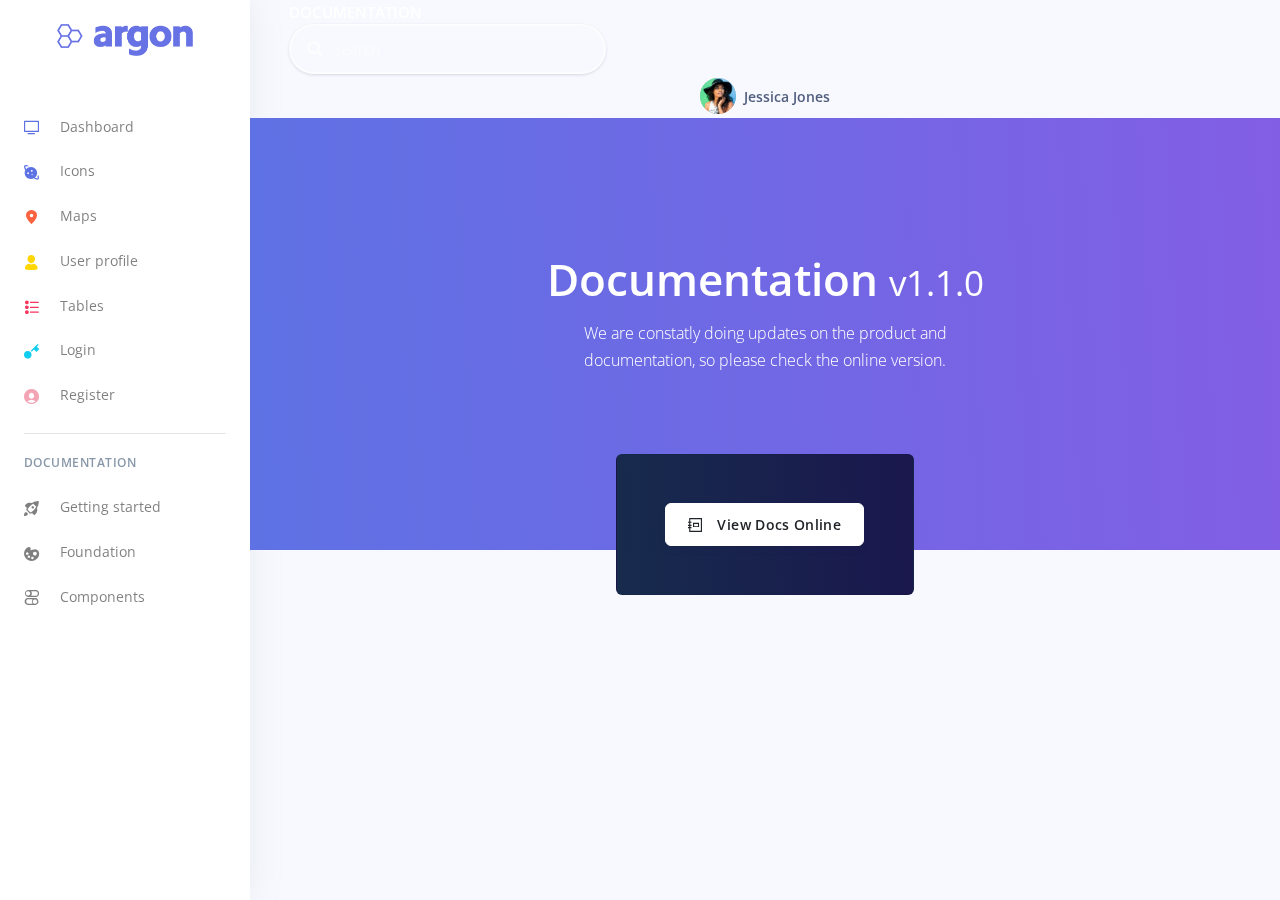
<file: docs/documentation.html>
<!DOCTYPE html>
<html>

<head>
  <meta charset="utf-8">
  <meta name="viewport" content="width=device-width, initial-scale=1, shrink-to-fit=no">
  <meta name="description" content="Start your development with a Dashboard for Bootstrap 4.">
  <meta name="author" content="Creative Tim">
  <title>Escucahte Estaboard for Bootstrap 4</title>
  <!-- Favicon -->
  <link href="../assets/img/brand/favicon.png" rel="icon" type="image/png">
  <!-- Fonts -->
  <link href="https://fonts.googleapis.com/css?family=Open+Sans:300,400,600,700" rel="stylesheet">
  <!-- Icons -->
  <link href="../assets/js/plugins/nucleo/css/nucleo.css" rel="stylesheet">
  <link href="../assets/js/plugins/@fortawesome/fontawesome-free/css/all.min.css" rel="stylesheet">
  <!-- Argon CSS -->
  <link type="text/css" href="../assets/css/argon-dashboard.css?v=1.0.0" rel="stylesheet">
</head>

<body>
  <!-- Sidenav -->
  <nav class="navbar navbar-vertical fixed-left navbar-expand-md navbar-light bg-white" id="sidenav-main">
    <div class="container-fluid">
      <!-- Toggler -->
      <button class="navbar-toggler" type="button" data-toggle="collapse" data-target="#sidenav-collapse-main" aria-controls="sidenav-main" aria-expanded="false" aria-label="Toggle navigation">
        <span class="navbar-toggler-icon"></span>
      </button>
      <!-- Brand -->
      <a class="navbar-brand pt-0" href="../index.html">
        <img src="../assets/img/brand/blue.png" class="navbar-brand-img" alt="...">
      </a>
      <!-- User -->
      <ul class="nav align-items-center d-md-none">
        <li class="nav-item dropdown">
          <a class="nav-link nav-link-icon" href="#" role="button" data-toggle="dropdown" aria-haspopup="true" aria-expanded="false">
            <i class="ni ni-bell-55"></i>
          </a>
          <div class="dropdown-menu dropdown-menu-arrow dropdown-menu-right" aria-labelledby="navbar-default_dropdown_1">
            <a class="dropdown-item" href="#">Action</a>
            <a class="dropdown-item" href="#">Another action</a>
            <div class="dropdown-divider"></div>
            <a class="dropdown-item" href="#">Something else here</a>
          </div>
        </li>
        <li class="nav-item dropdown">
          <a class="nav-link" href="#" role="button" data-toggle="dropdown" aria-haspopup="true" aria-expanded="false">
            <div class="media align-items-center">
              <span class="avatar avatar-sm rounded-circle">
                <img alt="Image placeholder" src="../assets/img/theme/team-1-800x800.jpg">
              </span>
            </div>
          </a>
          <div class="dropdown-menu dropdown-menu-arrow dropdown-menu-right">
            <div class=" dropdown-header noti-title">
              <h6 class="text-overflow m-0">Welcome!</h6>
            </div>
            <a href="../examples/profile.html" class="dropdown-item">
              <i class="ni ni-single-02"></i>
              <span>My profile</span>
            </a>
            <a href="../examples/profile.html" class="dropdown-item">
              <i class="ni ni-settings-gear-65"></i>
              <span>Settings</span>
            </a>
            <a href="../examples/profile.html" class="dropdown-item">
              <i class="ni ni-calendar-grid-58"></i>
              <span>Activity</span>
            </a>
            <a href="../examples/profile.html" class="dropdown-item">
              <i class="ni ni-support-16"></i>
              <span>Support</span>
            </a>
            <div class="dropdown-divider"></div>
            <a href="#!" class="dropdown-item">
              <i class="ni ni-user-run"></i>
              <span>Logout</span>
            </a>
          </div>
        </li>
      </ul>
      <!-- Collapse -->
      <div class="collapse navbar-collapse" id="sidenav-collapse-main">
        <!-- Collapse header -->
        <div class="navbar-collapse-header d-md-none">
          <div class="row">
            <div class="col-6 collapse-brand">
              <a href="../index.html">
                <img src="../assets/img/brand/blue.png">
              </a>
            </div>
            <div class="col-6 collapse-close">
              <button type="button" class="navbar-toggler" data-toggle="collapse" data-target="#sidenav-collapse-main" aria-controls="sidenav-main" aria-expanded="false" aria-label="Toggle sidenav">
                <span></span>
                <span></span>
              </button>
            </div>
          </div>
        </div>
        <!-- Form -->
        <form class="mt-4 mb-3 d-md-none">
          <div class="input-group input-group-rounded input-group-merge">
            <input type="search" class="form-control form-control-rounded form-control-prepended" placeholder="Search" aria-label="Search">
            <div class="input-group-prepend">
              <div class="input-group-text">
                <span class="fa fa-search"></span>
              </div>
            </div>
          </div>
        </form>
        <!-- Navigation -->
        <ul class="navbar-nav">
          <li class="nav-item">
            <a class="nav-link" href="../index.html">
              <i class="ni ni-tv-2 text-primary"></i> Dashboard
            </a>
          </li>
          <li class="nav-item">
            <a class="nav-link" href="../examples/icons.html">
              <i class="ni ni-planet text-blue"></i> Icons
            </a>
          </li>
          <li class="nav-item">
            <a class="nav-link" href="../examples/maps.html">
              <i class="ni ni-pin-3 text-orange"></i> Maps
            </a>
          </li>
          <li class="nav-item">
            <a class="nav-link" href="../examples/profile.html">
              <i class="ni ni-single-02 text-yellow"></i> User profile
            </a>
          </li>
          <li class="nav-item">
            <a class="nav-link" href="../examples/tables.html">
              <i class="ni ni-bullet-list-67 text-red"></i> Tables
            </a>
          </li>
          <li class="nav-item">
            <a class="nav-link" href="../examples/login.html">
              <i class="ni ni-key-25 text-info"></i> Login
            </a>
          </li>
          <li class="nav-item">
            <a class="nav-link" href="../examples/register.html">
              <i class="ni ni-circle-08 text-pink"></i> Register
            </a>
          </li>
        </ul>
        <!-- Divider -->
        <hr class="my-3">
        <!-- Heading -->
        <h6 class="navbar-heading text-muted">Documentation</h6>
        <!-- Navigation -->
        <ul class="navbar-nav mb-md-3">
          <li class="nav-item">
            <a class="nav-link" href="https://demos.creative-tim.com/argon-dashboard/docs/getting-started/overview.html">
              <i class="ni ni-spaceship"></i> Getting started
            </a>
          </li>
          <li class="nav-item">
            <a class="nav-link" href="https://demos.creative-tim.com/argon-dashboard/docs/foundation/colors.html">
              <i class="ni ni-palette"></i> Foundation
            </a>
          </li>
          <li class="nav-item">
            <a class="nav-link" href="https://demos.creative-tim.com/argon-dashboard/docs/components/alerts.html">
              <i class="ni ni-ui-04"></i> Components
            </a>
          </li>
        </ul>
      </div>
    </div>
  </nav>
  <!-- Main content -->
  <div class="main-content">
    <!-- Top navbar -->
      <div class="container-fluid">
        <!-- Brand -->
        <a class="h4 mb-0 text-white text-uppercase d-none d-lg-inline-block" href="../index.html">Documentation</a>
        <!-- Form -->
        <form class="navbar-search navbar-search-dark form-inline mr-3 d-none d-md-flex ml-lg-auto">
          <div class="form-group mb-0">
            <div class="input-group input-group-alternative">
              <div class="input-group-prepend">
                <span class="input-group-text"><i class="fas fa-search"></i></span>
              </div>
              <input class="form-control" placeholder="Search" type="text">
            </div>
          </div>
        </form>
        <!-- User -->
        <ul class="navbar-nav align-items-center d-none d-md-flex">
          <li class="nav-item dropdown">
            <a class="nav-link pr-0" href="#" role="button" data-toggle="dropdown" aria-haspopup="true" aria-expanded="false">
              <div class="media align-items-center">
                <span class="avatar avatar-sm rounded-circle">
                  <img alt="Image placeholder" src="../assets/img/theme/team-4-800x800.jpg">
                </span>
                <div class="media-body ml-2 d-none d-lg-block">
                  <span class="mb-0 text-sm  font-weight-bold">Jessica Jones</span>
                </div>
              </div>
            </a>
            <div class="dropdown-menu dropdown-menu-arrow dropdown-menu-right">
              <div class=" dropdown-header noti-title">
                <h6 class="text-overflow m-0">Welcome!</h6>
              </div>
              <a href="../examples/profile.html" class="dropdown-item">
                <i class="ni ni-single-02"></i>
                <span>My profile</span>
              </a>
              <a href="../examples/profile.html" class="dropdown-item">
                <i class="ni ni-settings-gear-65"></i>
                <span>Settings</span>
              </a>
              <a href="../examples/profile.html" class="dropdown-item">
                <i class="ni ni-calendar-grid-58"></i>
                <span>Activity</span>
              </a>
              <a href="../examples/profile.html" class="dropdown-item">
                <i class="ni ni-support-16"></i>
                <span>Support</span>
              </a>
              <div class="dropdown-divider"></div>
              <a href="#!" class="dropdown-item">
                <i class="ni ni-user-run"></i>
                <span>Logout</span>
              </a>
            </div>
          </li>
        </ul>
      </div>
    </nav>
    <!-- Header -->
    <div class="header bg-gradient-primary pb-8 pt-5 pt-lg-8 d-flex align-items-center">
      <!-- Header container -->
      <div class="container-fluid">
        <div class="row justify-content-center">
          <div class="col-lg-6 col-md-10 text-center">
            <h1 class="display-2 text-white">Documentation <small>v1.1.0</small></h1>
            <p class="text-white mt-0 mb-5">We are constatly doing updates on the product and documentation, so please check the online version.</p>
          </div>
        </div>
      </div>
    </div>
    <!-- Page content -->
    <div class="container-fluid mt--7">
      <div class="row justify-content-center">
        <div class="col-lg-4">
          <div class="card bg-gradient-default text-center p-5">
            <a href="https://demos.creative-tim.com/argon-dashboard/docs/getting-started/overview.html" class="btn btn-white btn-icon mb-3 mb-sm-0">
              <span class="btn-inner--icon"><i class="ni ni-collection"></i></span>
              <span class="btn-inner--text">View Docs Online</span>
            </a>
          </div>
        </div>
      </div>
      <!-- Footer -->
    </div>
  </div>
  <!-- Argon Scripts -->
  <!-- Core -->
  <script src="../assets/js/plugins/jquery/dist/jquery.min.js"></script>
  <script src="../assets/js/plugins/bootstrap/dist/js/bootstrap.bundle.min.js"></script>
  <!-- Argon JS -->
  <script src="../assets/js/argon-dashboard.js?v=1.0.0"></script>
</body>

</html>
</file>
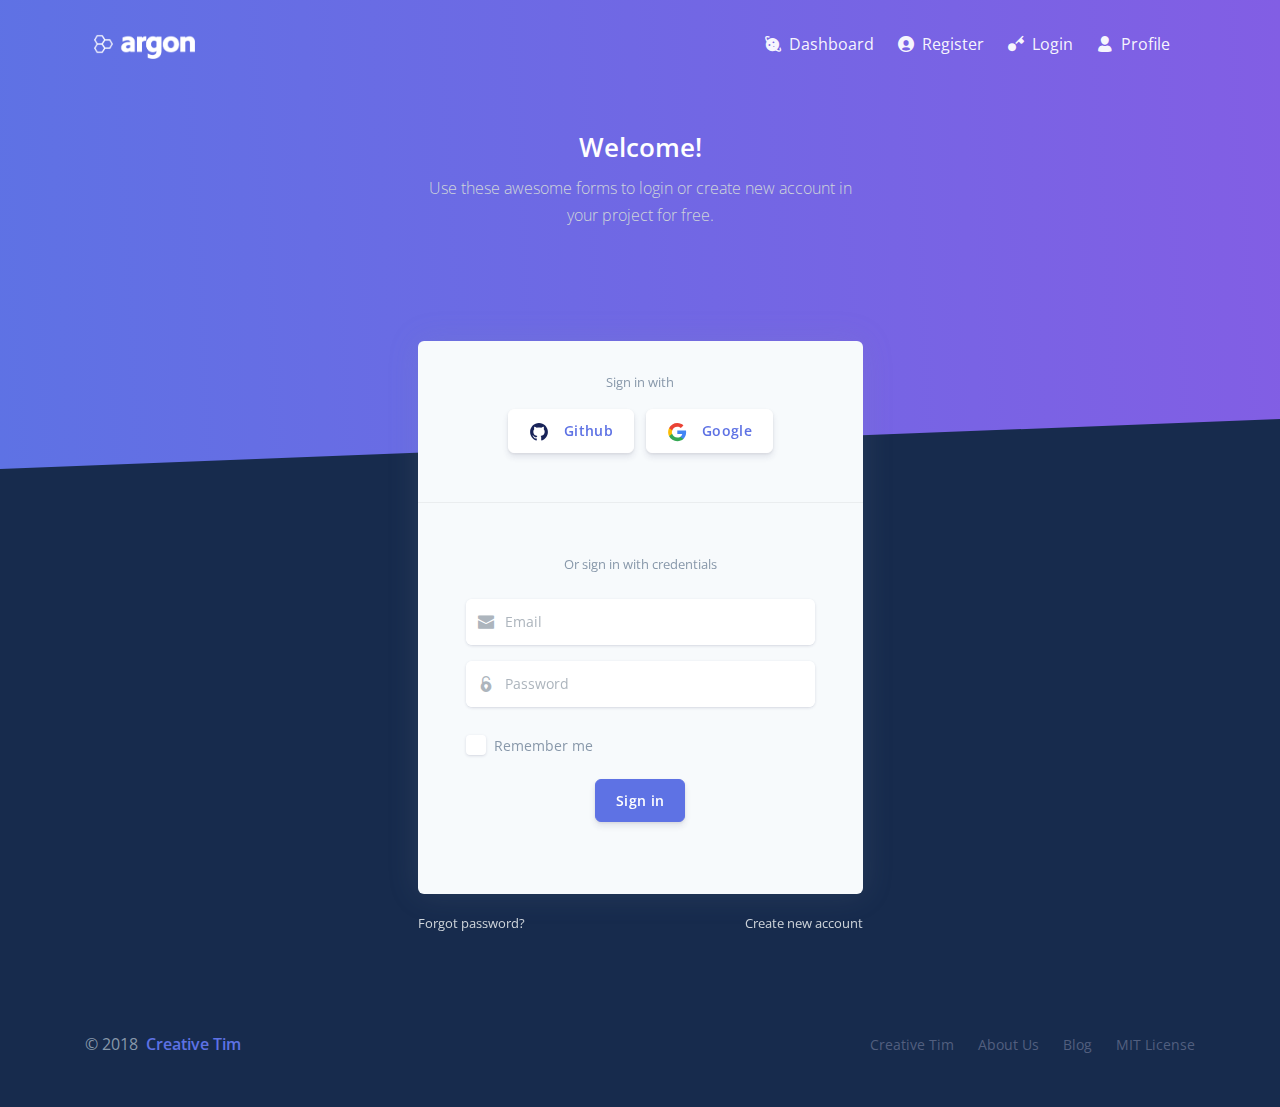
<file: examples/login.html>
<!--

=========================================================
* Argon Dashboard - v1.1.2
=========================================================

* Product Page: https://www.creative-tim.com/product/argon-dashboard
* Copyright 2020 Creative Tim (https://www.creative-tim.com)
* Licensed under MIT (https://github.com/creativetimofficial/argon-dashboard/blob/master/LICENSE.md)

* Coded by Creative Tim

=========================================================

* The above copyright notice and this permission notice shall be included in all copies or substantial portions of the Software. -->
<!DOCTYPE html>
<html lang="en">

<head>
  <meta charset="utf-8" />
  <meta name="viewport" content="width=device-width, initial-scale=1, shrink-to-fit=no">
  <title>
    Escucahte Estaboard for Bootstrap 4 by Creative Tim
  </title>
  <!-- Favicon -->
  <link href="../assets/img/brand/favicon.png" rel="icon" type="image/png">
  <!-- Fonts -->
  <link href="https://fonts.googleapis.com/css?family=Open+Sans:300,400,600,700" rel="stylesheet">
  <!-- Icons -->
  <link href="../assets/js/plugins/nucleo/css/nucleo.css" rel="stylesheet" />
  <link href="../assets/js/plugins/@fortawesome/fontawesome-free/css/all.min.css" rel="stylesheet" />
  <!-- CSS Files -->
  <link href="../assets/css/argon-dashboard.css?v=1.1.2" rel="stylesheet" />
</head>

<body class="bg-default">
  <div class="main-content">
    <!-- Navbar -->
    <nav class="navbar navbar-top navbar-horizontal navbar-expand-md navbar-dark">
      <div class="container px-4">
        <a class="navbar-brand" href="../index.html">
          <img src="../assets/img/brand/white.png" />
        </a>
        <button class="navbar-toggler" type="button" data-toggle="collapse" data-target="#navbar-collapse-main" aria-controls="navbarSupportedContent" aria-expanded="false" aria-label="Toggle navigation">
          <span class="navbar-toggler-icon"></span>
        </button>
        <div class="collapse navbar-collapse" id="navbar-collapse-main">
          <!-- Collapse header -->
          <div class="navbar-collapse-header d-md-none">
            <div class="row">
              <div class="col-6 collapse-brand">
                <a href="../index.html">
                  <img src="../assets/img/brand/blue.png">
                </a>
              </div>
              <div class="col-6 collapse-close">
                <button type="button" class="navbar-toggler" data-toggle="collapse" data-target="#navbar-collapse-main" aria-controls="sidenav-main" aria-expanded="false" aria-label="Toggle sidenav">
                  <span></span>
                  <span></span>
                </button>
              </div>
            </div>
          </div>
          <!-- Navbar items -->
          <ul class="navbar-nav ml-auto">
            <li class="nav-item">
              <a class="nav-link nav-link-icon" href="../index.html">
                <i class="ni ni-planet"></i>
                <span class="nav-link-inner--text">Dashboard</span>
              </a>
            </li>
            <li class="nav-item">
              <a class="nav-link nav-link-icon" href="../examples/register.html">
                <i class="ni ni-circle-08"></i>
                <span class="nav-link-inner--text">Register</span>
              </a>
            </li>
            <li class="nav-item">
              <a class="nav-link nav-link-icon" href="../examples/login.html">
                <i class="ni ni-key-25"></i>
                <span class="nav-link-inner--text">Login</span>
              </a>
            </li>
            <li class="nav-item">
              <a class="nav-link nav-link-icon" href="../examples/profile.html">
                <i class="ni ni-single-02"></i>
                <span class="nav-link-inner--text">Profile</span>
              </a>
            </li>
          </ul>
        </div>
      </div>
    </nav>
    <!-- Header -->
    <div class="header bg-gradient-primary py-7 py-lg-8">
      <div class="container">
        <div class="header-body text-center mb-7">
          <div class="row justify-content-center">
            <div class="col-lg-5 col-md-6">
              <h1 class="text-white">Welcome!</h1>
              <p class="text-lead text-light">Use these awesome forms to login or create new account in your project for free.</p>
            </div>
          </div>
        </div>
      </div>
      <div class="separator separator-bottom separator-skew zindex-100">
        <svg x="0" y="0" viewBox="0 0 2560 100" preserveAspectRatio="none" version="1.1" xmlns="http://www.w3.org/2000/svg">
          <polygon class="fill-default" points="2560 0 2560 100 0 100"></polygon>
        </svg>
      </div>
    </div>
    <!-- Page content -->
    <div class="container mt--8 pb-5">
      <div class="row justify-content-center">
        <div class="col-lg-5 col-md-7">
          <div class="card bg-secondary shadow border-0">
            <div class="card-header bg-transparent pb-5">
              <div class="text-muted text-center mt-2 mb-3"><small>Sign in with</small></div>
              <div class="btn-wrapper text-center">
                <a href="#" class="btn btn-neutral btn-icon">
                  <span class="btn-inner--icon"><img src="../assets/img/icons/common/github.svg"></span>
                  <span class="btn-inner--text">Github</span>
                </a>
                <a href="#" class="btn btn-neutral btn-icon">
                  <span class="btn-inner--icon"><img src="../assets/img/icons/common/google.svg"></span>
                  <span class="btn-inner--text">Google</span>
                </a>
              </div>
            </div>
            <div class="card-body px-lg-5 py-lg-5">
              <div class="text-center text-muted mb-4">
                <small>Or sign in with credentials</small>
              </div>
              <form role="form">
                <div class="form-group mb-3">
                  <div class="input-group input-group-alternative">
                    <div class="input-group-prepend">
                      <span class="input-group-text"><i class="ni ni-email-83"></i></span>
                    </div>
                    <input class="form-control" placeholder="Email" type="email">
                  </div>
                </div>
                <div class="form-group">
                  <div class="input-group input-group-alternative">
                    <div class="input-group-prepend">
                      <span class="input-group-text"><i class="ni ni-lock-circle-open"></i></span>
                    </div>
                    <input class="form-control" placeholder="Password" type="password">
                  </div>
                </div>
                <div class="custom-control custom-control-alternative custom-checkbox">
                  <input class="custom-control-input" id=" customCheckLogin" type="checkbox">
                  <label class="custom-control-label" for=" customCheckLogin">
                    <span class="text-muted">Remember me</span>
                  </label>
                </div>
                <div class="text-center">
                  <button type="button" class="btn btn-primary my-4">Sign in</button>
                </div>
              </form>
            </div>
          </div>
          <div class="row mt-3">
            <div class="col-6">
              <a href="#" class="text-light"><small>Forgot password?</small></a>
            </div>
            <div class="col-6 text-right">
              <a href="#" class="text-light"><small>Create new account</small></a>
            </div>
          </div>
        </div>
      </div>
    </div>
    <footer class="py-5">
      <div class="container">
        <div class="row align-items-center justify-content-xl-between">
          <div class="col-xl-6">
            <div class="copyright text-center text-xl-left text-muted">
              © 2018 <a href="https://www.creative-tim.com" class="font-weight-bold ml-1" target="_blank">Creative Tim</a>
            </div>
          </div>
          <div class="col-xl-6">
            <ul class="nav nav-footer justify-content-center justify-content-xl-end">
              <li class="nav-item">
                <a href="https://www.creative-tim.com" class="nav-link" target="_blank">Creative Tim</a>
              </li>
              <li class="nav-item">
                <a href="https://www.creative-tim.com/presentation" class="nav-link" target="_blank">About Us</a>
              </li>
              <li class="nav-item">
                <a href="http://blog.creative-tim.com" class="nav-link" target="_blank">Blog</a>
              </li>
              <li class="nav-item">
                <a href="https://github.com/creativetimofficial/argon-dashboard/blob/master/LICENSE.md" class="nav-link" target="_blank">MIT License</a>
              </li>
            </ul>
          </div>
        </div>
      </div>
    </footer>
  </div>
  <!--   Core   -->
  <script src="../assets/js/plugins/jquery/dist/jquery.min.js"></script>
  <script src="../assets/js/plugins/bootstrap/dist/js/bootstrap.bundle.min.js"></script>
  <!--   Optional JS   -->
  <!--   Argon JS   -->
  <script src="../assets/js/argon-dashboard.min.js?v=1.1.2"></script>
  <script src="https://cdn.trackjs.com/agent/v3/latest/t.js"></script>
  <script>
    window.TrackJS &&
      TrackJS.install({
        token: "ee6fab19c5a04ac1a32a645abde4613a",
        application: "argon-dashboard-free"
      });
  </script>
</body>

</html>
</file>
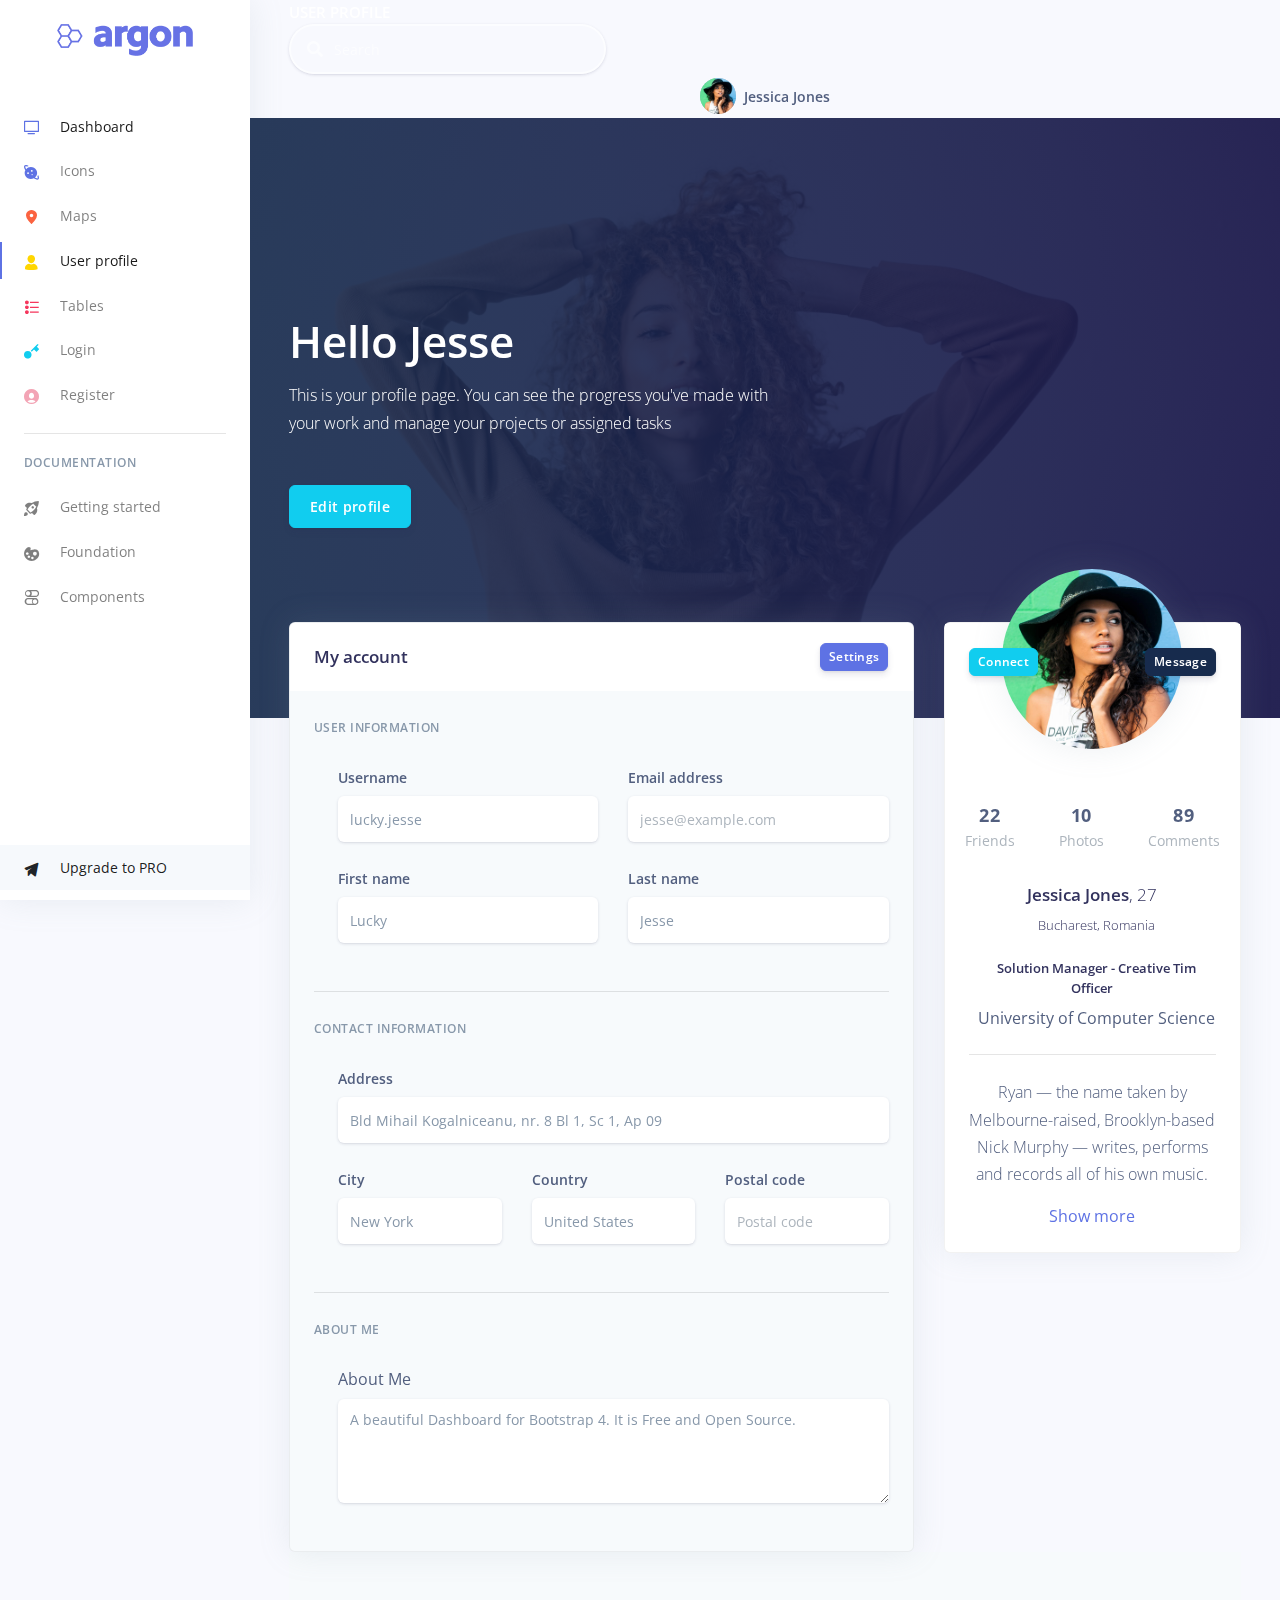
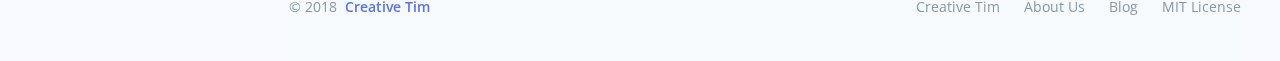
<file: examples/profile.html>
<!--

=========================================================
* Argon Dashboard - v1.1.2
=========================================================

* Product Page: https://www.creative-tim.com/product/argon-dashboard
* Copyright 2020 Creative Tim (https://www.creative-tim.com)
* Licensed under MIT (https://github.com/creativetimofficial/argon-dashboard/blob/master/LICENSE.md)

* Coded by Creative Tim

=========================================================

* The above copyright notice and this permission notice shall be included in all copies or substantial portions of the Software. -->
<!DOCTYPE html>
<html lang="en">

<head>
  <meta charset="utf-8" />
  <meta name="viewport" content="width=device-width, initial-scale=1, shrink-to-fit=no">
  <title>
    Escucahte Estaboard for Bootstrap 4 by Creative Tim
  </title>
  <!-- Favicon -->
  <link href="../assets/img/brand/favicon.png" rel="icon" type="image/png">
  <!-- Fonts -->
  <link href="https://fonts.googleapis.com/css?family=Open+Sans:300,400,600,700" rel="stylesheet">
  <!-- Icons -->
  <link href="../assets/js/plugins/nucleo/css/nucleo.css" rel="stylesheet" />
  <link href="../assets/js/plugins/@fortawesome/fontawesome-free/css/all.min.css" rel="stylesheet" />
  <!-- CSS Files -->
  <link href="../assets/css/argon-dashboard.css?v=1.1.2" rel="stylesheet" />
</head>

<body class="">
  <nav class="navbar navbar-vertical fixed-left navbar-expand-md navbar-light bg-white" id="sidenav-main">
    <div class="container-fluid">
      <!-- Toggler -->
      <button class="navbar-toggler" type="button" data-toggle="collapse" data-target="#sidenav-collapse-main" aria-controls="sidenav-main" aria-expanded="false" aria-label="Toggle navigation">
        <span class="navbar-toggler-icon"></span>
      </button>
      <!-- Brand -->
      <a class="navbar-brand pt-0" href="../index.html">
        <img src="../assets/img/brand/blue.png" class="navbar-brand-img" alt="...">
      </a>
      <!-- User -->
      <ul class="nav align-items-center d-md-none">
        <li class="nav-item dropdown">
          <a class="nav-link nav-link-icon" href="#" role="button" data-toggle="dropdown" aria-haspopup="true" aria-expanded="false">
            <i class="ni ni-bell-55"></i>
          </a>
          <div class="dropdown-menu dropdown-menu-arrow dropdown-menu-right" aria-labelledby="navbar-default_dropdown_1">
            <a class="dropdown-item" href="#">Action</a>
            <a class="dropdown-item" href="#">Another action</a>
            <div class="dropdown-divider"></div>
            <a class="dropdown-item" href="#">Something else here</a>
          </div>
        </li>
        <li class="nav-item dropdown">
          <a class="nav-link" href="#" role="button" data-toggle="dropdown" aria-haspopup="true" aria-expanded="false">
            <div class="media align-items-center">
              <span class="avatar avatar-sm rounded-circle">
                <img alt="Image placeholder" src="../assets/img/theme/team-1-800x800.jpg
">
              </span>
            </div>
          </a>
          <div class="dropdown-menu dropdown-menu-arrow dropdown-menu-right">
            <div class=" dropdown-header noti-title">
              <h6 class="text-overflow m-0">Welcome!</h6>
            </div>
            <a href="../examples/profile.html" class="dropdown-item">
              <i class="ni ni-single-02"></i>
              <span>My profile</span>
            </a>
            <a href="../examples/profile.html" class="dropdown-item">
              <i class="ni ni-settings-gear-65"></i>
              <span>Settings</span>
            </a>
            <a href="../examples/profile.html" class="dropdown-item">
              <i class="ni ni-calendar-grid-58"></i>
              <span>Activity</span>
            </a>
            <a href="../examples/profile.html" class="dropdown-item">
              <i class="ni ni-support-16"></i>
              <span>Support</span>
            </a>
            <div class="dropdown-divider"></div>
            <a href="#!" class="dropdown-item">
              <i class="ni ni-user-run"></i>
              <span>Logout</span>
            </a>
          </div>
        </li>
      </ul>
      <!-- Collapse -->
      <div class="collapse navbar-collapse" id="sidenav-collapse-main">
        <!-- Collapse header -->
        <div class="navbar-collapse-header d-md-none">
          <div class="row">
            <div class="col-6 collapse-brand">
              <a href="../index.html">
                <img src="../assets/img/brand/blue.png">
              </a>
            </div>
            <div class="col-6 collapse-close">
              <button type="button" class="navbar-toggler" data-toggle="collapse" data-target="#sidenav-collapse-main" aria-controls="sidenav-main" aria-expanded="false" aria-label="Toggle sidenav">
                <span></span>
                <span></span>
              </button>
            </div>
          </div>
        </div>
        <!-- Form -->
        <form class="mt-4 mb-3 d-md-none">
          <div class="input-group input-group-rounded input-group-merge">
            <input type="search" class="form-control form-control-rounded form-control-prepended" placeholder="Search" aria-label="Search">
            <div class="input-group-prepend">
              <div class="input-group-text">
                <span class="fa fa-search"></span>
              </div>
            </div>
          </div>
        </form>
        <!-- Navigation -->
        <ul class="navbar-nav">
          <li class="nav-item  active ">
            <a class="nav-link " href="../index.html">
              <i class="ni ni-tv-2 text-primary"></i> Dashboard
            </a>
          </li>
          <li class="nav-item">
            <a class="nav-link " href="../examples/icons.html">
              <i class="ni ni-planet text-blue"></i> Icons
            </a>
          </li>
          <li class="nav-item">
            <a class="nav-link " href="../examples/maps.html">
              <i class="ni ni-pin-3 text-orange"></i> Maps
            </a>
          </li>
          <li class="nav-item">
            <a class="nav-link  active " href="../examples/profile.html">
              <i class="ni ni-single-02 text-yellow"></i> User profile
            </a>
          </li>
          <li class="nav-item">
            <a class="nav-link " href="../examples/tables.html">
              <i class="ni ni-bullet-list-67 text-red"></i> Tables
            </a>
          </li>
          <li class="nav-item">
            <a class="nav-link" href="../examples/login.html">
              <i class="ni ni-key-25 text-info"></i> Login
            </a>
          </li>
          <li class="nav-item">
            <a class="nav-link" href="../examples/register.html">
              <i class="ni ni-circle-08 text-pink"></i> Register
            </a>
          </li>
        </ul>
        <!-- Divider -->
        <hr class="my-3">
        <!-- Heading -->
        <h6 class="navbar-heading text-muted">Documentation</h6>
        <!-- Navigation -->
        <ul class="navbar-nav mb-md-3">
          <li class="nav-item">
            <a class="nav-link" href="https://demos.creative-tim.com/argon-dashboard/docs/getting-started/overview.html">
              <i class="ni ni-spaceship"></i> Getting started
            </a>
          </li>
          <li class="nav-item">
            <a class="nav-link" href="https://demos.creative-tim.com/argon-dashboard/docs/foundation/colors.html">
              <i class="ni ni-palette"></i> Foundation
            </a>
          </li>
          <li class="nav-item">
            <a class="nav-link" href="https://demos.creative-tim.com/argon-dashboard/docs/components/alerts.html">
              <i class="ni ni-ui-04"></i> Components
            </a>
          </li>
        </ul>
        <ul class="navbar-nav">
          <li class="nav-item active active-pro">
            <a class="nav-link" href="../examples/upgrade.html">
              <i class="ni ni-send text-dark"></i> Upgrade to PRO
            </a>
          </li>
        </ul>
      </div>
    </div>
  </nav>
  <div class="main-content">
    <!-- Navbar -->
      <div class="container-fluid">
        <!-- Brand -->
        <a class="h4 mb-0 text-white text-uppercase d-none d-lg-inline-block" href="../index.html">User Profile</a>
        <!-- Form -->
        <form class="navbar-search navbar-search-dark form-inline mr-3 d-none d-md-flex ml-lg-auto">
          <div class="form-group mb-0">
            <div class="input-group input-group-alternative">
              <div class="input-group-prepend">
                <span class="input-group-text"><i class="fas fa-search"></i></span>
              </div>
              <input class="form-control" placeholder="Search" type="text">
            </div>
          </div>
        </form>
        <!-- User -->
        <ul class="navbar-nav align-items-center d-none d-md-flex">
          <li class="nav-item dropdown">
            <a class="nav-link pr-0" href="#" role="button" data-toggle="dropdown" aria-haspopup="true" aria-expanded="false">
              <div class="media align-items-center">
                <span class="avatar avatar-sm rounded-circle">
                  <img alt="Image placeholder" src="../assets/img/theme/team-4-800x800.jpg">
                </span>
                <div class="media-body ml-2 d-none d-lg-block">
                  <span class="mb-0 text-sm  font-weight-bold">Jessica Jones</span>
                </div>
              </div>
            </a>
            <div class="dropdown-menu dropdown-menu-arrow dropdown-menu-right">
              <div class=" dropdown-header noti-title">
                <h6 class="text-overflow m-0">Welcome!</h6>
              </div>
              <a href="../examples/profile.html" class="dropdown-item">
                <i class="ni ni-single-02"></i>
                <span>My profile</span>
              </a>
              <a href="../examples/profile.html" class="dropdown-item">
                <i class="ni ni-settings-gear-65"></i>
                <span>Settings</span>
              </a>
              <a href="../examples/profile.html" class="dropdown-item">
                <i class="ni ni-calendar-grid-58"></i>
                <span>Activity</span>
              </a>
              <a href="../examples/profile.html" class="dropdown-item">
                <i class="ni ni-support-16"></i>
                <span>Support</span>
              </a>
              <div class="dropdown-divider"></div>
              <a href="#!" class="dropdown-item">
                <i class="ni ni-user-run"></i>
                <span>Logout</span>
              </a>
            </div>
          </li>
        </ul>
      </div>
    </nav>
    <!-- End Navbar -->
    <!-- Header -->
    <div class="header pb-8 pt-5 pt-lg-8 d-flex align-items-center" style="min-height: 600px; background-image: url(../assets/img/theme/profile-cover.jpg); background-size: cover; background-position: center top;">
      <!-- Mask -->
      <span class="mask bg-gradient-default opacity-8"></span>
      <!-- Header container -->
      <div class="container-fluid d-flex align-items-center">
        <div class="row">
          <div class="col-lg-7 col-md-10">
            <h1 class="display-2 text-white">Hello Jesse</h1>
            <p class="text-white mt-0 mb-5">This is your profile page. You can see the progress you've made with your work and manage your projects or assigned tasks</p>
            <a href="#!" class="btn btn-info">Edit profile</a>
          </div>
        </div>
      </div>
    </div>
    <!-- Page content -->
    <div class="container-fluid mt--7">
      <div class="row">
        <div class="col-xl-4 order-xl-2 mb-5 mb-xl-0">
          <div class="card card-profile shadow">
            <div class="row justify-content-center">
              <div class="col-lg-3 order-lg-2">
                <div class="card-profile-image">
                  <a href="#">
                    <img src="../assets/img/theme/team-4-800x800.jpg" class="rounded-circle">
                  </a>
                </div>
              </div>
            </div>
            <div class="card-header text-center border-0 pt-8 pt-md-4 pb-0 pb-md-4">
              <div class="d-flex justify-content-between">
                <a href="#" class="btn btn-sm btn-info mr-4">Connect</a>
                <a href="#" class="btn btn-sm btn-default float-right">Message</a>
              </div>
            </div>
            <div class="card-body pt-0 pt-md-4">
              <div class="row">
                <div class="col">
                  <div class="card-profile-stats d-flex justify-content-center mt-md-5">
                    <div>
                      <span class="heading">22</span>
                      <span class="description">Friends</span>
                    </div>
                    <div>
                      <span class="heading">10</span>
                      <span class="description">Photos</span>
                    </div>
                    <div>
                      <span class="heading">89</span>
                      <span class="description">Comments</span>
                    </div>
                  </div>
                </div>
              </div>
              <div class="text-center">
                <h3>
                  Jessica Jones<span class="font-weight-light">, 27</span>
                </h3>
                <div class="h5 font-weight-300">
                  <i class="ni location_pin mr-2"></i>Bucharest, Romania
                </div>
                <div class="h5 mt-4">
                  <i class="ni business_briefcase-24 mr-2"></i>Solution Manager - Creative Tim Officer
                </div>
                <div>
                  <i class="ni education_hat mr-2"></i>University of Computer Science
                </div>
                <hr class="my-4" />
                <p>Ryan — the name taken by Melbourne-raised, Brooklyn-based Nick Murphy — writes, performs and records all of his own music.</p>
                <a href="#">Show more</a>
              </div>
            </div>
          </div>
        </div>
        <div class="col-xl-8 order-xl-1">
          <div class="card bg-secondary shadow">
            <div class="card-header bg-white border-0">
              <div class="row align-items-center">
                <div class="col-8">
                  <h3 class="mb-0">My account</h3>
                </div>
                <div class="col-4 text-right">
                  <a href="#!" class="btn btn-sm btn-primary">Settings</a>
                </div>
              </div>
            </div>
            <div class="card-body">
              <form>
                <h6 class="heading-small text-muted mb-4">User information</h6>
                <div class="pl-lg-4">
                  <div class="row">
                    <div class="col-lg-6">
                      <div class="form-group">
                        <label class="form-control-label" for="input-username">Username</label>
                        <input type="text" id="input-username" class="form-control form-control-alternative" placeholder="Username" value="lucky.jesse">
                      </div>
                    </div>
                    <div class="col-lg-6">
                      <div class="form-group">
                        <label class="form-control-label" for="input-email">Email address</label>
                        <input type="email" id="input-email" class="form-control form-control-alternative" placeholder="jesse@example.com">
                      </div>
                    </div>
                  </div>
                  <div class="row">
                    <div class="col-lg-6">
                      <div class="form-group">
                        <label class="form-control-label" for="input-first-name">First name</label>
                        <input type="text" id="input-first-name" class="form-control form-control-alternative" placeholder="First name" value="Lucky">
                      </div>
                    </div>
                    <div class="col-lg-6">
                      <div class="form-group">
                        <label class="form-control-label" for="input-last-name">Last name</label>
                        <input type="text" id="input-last-name" class="form-control form-control-alternative" placeholder="Last name" value="Jesse">
                      </div>
                    </div>
                  </div>
                </div>
                <hr class="my-4" />
                <!-- Address -->
                <h6 class="heading-small text-muted mb-4">Contact information</h6>
                <div class="pl-lg-4">
                  <div class="row">
                    <div class="col-md-12">
                      <div class="form-group">
                        <label class="form-control-label" for="input-address">Address</label>
                        <input id="input-address" class="form-control form-control-alternative" placeholder="Home Address" value="Bld Mihail Kogalniceanu, nr. 8 Bl 1, Sc 1, Ap 09" type="text">
                      </div>
                    </div>
                  </div>
                  <div class="row">
                    <div class="col-lg-4">
                      <div class="form-group">
                        <label class="form-control-label" for="input-city">City</label>
                        <input type="text" id="input-city" class="form-control form-control-alternative" placeholder="City" value="New York">
                      </div>
                    </div>
                    <div class="col-lg-4">
                      <div class="form-group">
                        <label class="form-control-label" for="input-country">Country</label>
                        <input type="text" id="input-country" class="form-control form-control-alternative" placeholder="Country" value="United States">
                      </div>
                    </div>
                    <div class="col-lg-4">
                      <div class="form-group">
                        <label class="form-control-label" for="input-country">Postal code</label>
                        <input type="number" id="input-postal-code" class="form-control form-control-alternative" placeholder="Postal code">
                      </div>
                    </div>
                  </div>
                </div>
                <hr class="my-4" />
                <!-- Description -->
                <h6 class="heading-small text-muted mb-4">About me</h6>
                <div class="pl-lg-4">
                  <div class="form-group">
                    <label>About Me</label>
                    <textarea rows="4" class="form-control form-control-alternative" placeholder="A few words about you ...">A beautiful Dashboard for Bootstrap 4. It is Free and Open Source.</textarea>
                  </div>
                </div>
              </form>
            </div>
          </div>
        </div>
      </div>
      <!-- Footer -->
      <footer class="footer">
        <div class="row align-items-center justify-content-xl-between">
          <div class="col-xl-6">
            <div class="copyright text-center text-xl-left text-muted">
              &copy; 2018 <a href="https://www.creative-tim.com" class="font-weight-bold ml-1" target="_blank">Creative Tim</a>
            </div>
          </div>
          <div class="col-xl-6">
            <ul class="nav nav-footer justify-content-center justify-content-xl-end">
              <li class="nav-item">
                <a href="https://www.creative-tim.com" class="nav-link" target="_blank">Creative Tim</a>
              </li>
              <li class="nav-item">
                <a href="https://www.creative-tim.com/presentation" class="nav-link" target="_blank">About Us</a>
              </li>
              <li class="nav-item">
                <a href="http://blog.creative-tim.com" class="nav-link" target="_blank">Blog</a>
              </li>
              <li class="nav-item">
                <a href="https://github.com/creativetimofficial/argon-dashboard/blob/master/LICENSE.md" class="nav-link" target="_blank">MIT License</a>
              </li>
            </ul>
          </div>
        </div>
      </footer>
    </div>
  </div>
  <!--   Core   -->
  <script src="../assets/js/plugins/jquery/dist/jquery.min.js"></script>
  <script src="../assets/js/plugins/bootstrap/dist/js/bootstrap.bundle.min.js"></script>
  <!--   Optional JS   -->
  <!--   Argon JS   -->
  <script src="../assets/js/argon-dashboard.min.js?v=1.1.2"></script>
  <script src="https://cdn.trackjs.com/agent/v3/latest/t.js"></script>
  <script>
    window.TrackJS &&
      TrackJS.install({
        token: "ee6fab19c5a04ac1a32a645abde4613a",
        application: "argon-dashboard-free"
      });
  </script>
</body>

</html>
</file>
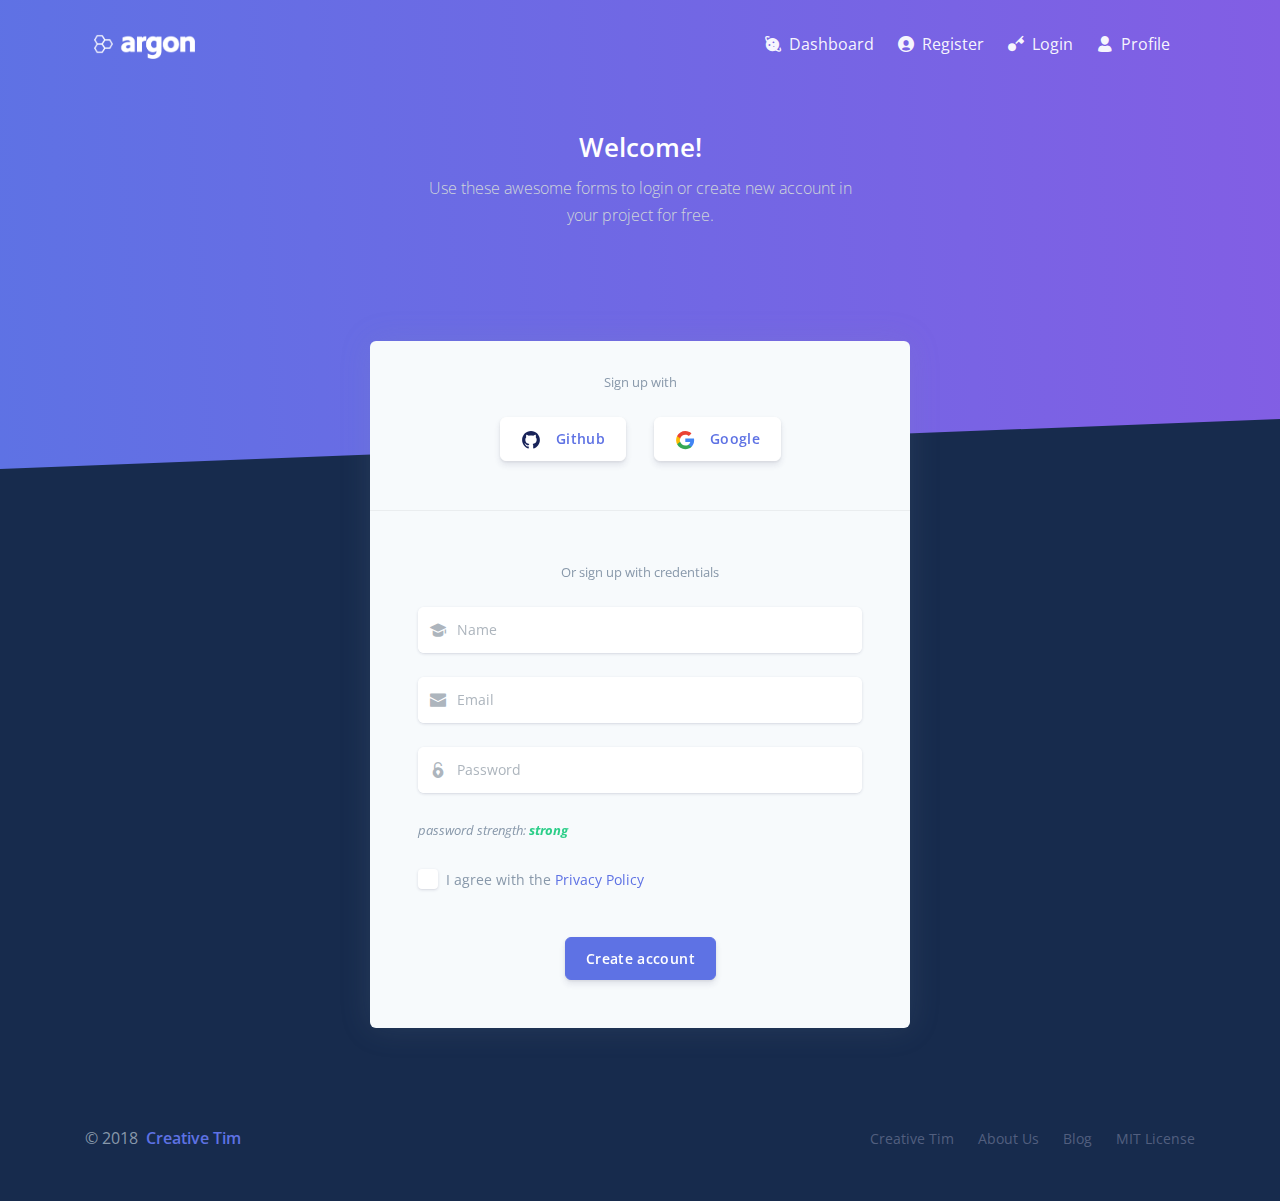
<file: examples/register.html>
<!--

=========================================================
* Argon Dashboard - v1.1.2
=========================================================

* Product Page: https://www.creative-tim.com/product/argon-dashboard
* Copyright 2020 Creative Tim (https://www.creative-tim.com)
* Licensed under MIT (https://github.com/creativetimofficial/argon-dashboard/blob/master/LICENSE.md)

* Coded by Creative Tim

=========================================================

* The above copyright notice and this permission notice shall be included in all copies or substantial portions of the Software. -->
<!DOCTYPE html>
<html lang="en">

<head>
  <meta charset="utf-8" />
  <meta name="viewport" content="width=device-width, initial-scale=1, shrink-to-fit=no">
  <title>
    Escucahte Estaboard for Bootstrap 4 by Creative Tim
  </title>
  <!-- Favicon -->
  <link href="../assets/img/brand/favicon.png" rel="icon" type="image/png">
  <!-- Fonts -->
  <link href="https://fonts.googleapis.com/css?family=Open+Sans:300,400,600,700" rel="stylesheet">
  <!-- Icons -->
  <link href="../assets/js/plugins/nucleo/css/nucleo.css" rel="stylesheet" />
  <link href="../assets/js/plugins/@fortawesome/fontawesome-free/css/all.min.css" rel="stylesheet" />
  <!-- CSS Files -->
  <link href="../assets/css/argon-dashboard.css?v=1.1.2" rel="stylesheet" />
</head>

<body class="bg-default">
  <div class="main-content">
    <!-- Navbar -->
    <nav class="navbar navbar-top navbar-horizontal navbar-expand-md navbar-dark">
      <div class="container px-4">
        <a class="navbar-brand" href="../index.html">
          <img src="../assets/img/brand/white.png" />
        </a>
        <button class="navbar-toggler" type="button" data-toggle="collapse" data-target="#navbar-collapse-main" aria-controls="navbarSupportedContent" aria-expanded="false" aria-label="Toggle navigation">
          <span class="navbar-toggler-icon"></span>
        </button>
        <div class="collapse navbar-collapse" id="navbar-collapse-main">
          <!-- Collapse header -->
          <div class="navbar-collapse-header d-md-none">
            <div class="row">
              <div class="col-6 collapse-brand">
                <a href="../index.html">
                  <img src="../assets/img/brand/blue.png">
                </a>
              </div>
              <div class="col-6 collapse-close">
                <button type="button" class="navbar-toggler" data-toggle="collapse" data-target="#navbar-collapse-main" aria-controls="sidenav-main" aria-expanded="false" aria-label="Toggle sidenav">
                  <span></span>
                  <span></span>
                </button>
              </div>
            </div>
          </div>
          <!-- Navbar items -->
          <ul class="navbar-nav ml-auto">
            <li class="nav-item">
              <a class="nav-link nav-link-icon" href="../index.html">
                <i class="ni ni-planet"></i>
                <span class="nav-link-inner--text">Dashboard</span>
              </a>
            </li>
            <li class="nav-item">
              <a class="nav-link nav-link-icon" href="../examples/register.html">
                <i class="ni ni-circle-08"></i>
                <span class="nav-link-inner--text">Register</span>
              </a>
            </li>
            <li class="nav-item">
              <a class="nav-link nav-link-icon" href="../examples/login.html">
                <i class="ni ni-key-25"></i>
                <span class="nav-link-inner--text">Login</span>
              </a>
            </li>
            <li class="nav-item">
              <a class="nav-link nav-link-icon" href="../examples/profile.html">
                <i class="ni ni-single-02"></i>
                <span class="nav-link-inner--text">Profile</span>
              </a>
            </li>
          </ul>
        </div>
      </div>
    </nav>
    <!-- Header -->
    <div class="header bg-gradient-primary py-7 py-lg-8">
      <div class="container">
        <div class="header-body text-center mb-7">
          <div class="row justify-content-center">
            <div class="col-lg-5 col-md-6">
              <h1 class="text-white">Welcome!</h1>
              <p class="text-lead text-light">Use these awesome forms to login or create new account in your project for free.</p>
            </div>
          </div>
        </div>
      </div>
      <div class="separator separator-bottom separator-skew zindex-100">
        <svg x="0" y="0" viewBox="0 0 2560 100" preserveAspectRatio="none" version="1.1" xmlns="http://www.w3.org/2000/svg">
          <polygon class="fill-default" points="2560 0 2560 100 0 100"></polygon>
        </svg>
      </div>
    </div>
    <!-- Page content -->
    <div class="container mt--8 pb-5">
      <!-- Table -->
      <div class="row justify-content-center">
        <div class="col-lg-6 col-md-8">
          <div class="card bg-secondary shadow border-0">
            <div class="card-header bg-transparent pb-5">
              <div class="text-muted text-center mt-2 mb-4"><small>Sign up with</small></div>
              <div class="text-center">
                <a href="#" class="btn btn-neutral btn-icon mr-4">
                  <span class="btn-inner--icon"><img src="../assets/img/icons/common/github.svg"></span>
                  <span class="btn-inner--text">Github</span>
                </a>
                <a href="#" class="btn btn-neutral btn-icon">
                  <span class="btn-inner--icon"><img src="../assets/img/icons/common/google.svg"></span>
                  <span class="btn-inner--text">Google</span>
                </a>
              </div>
            </div>
            <div class="card-body px-lg-5 py-lg-5">
              <div class="text-center text-muted mb-4">
                <small>Or sign up with credentials</small>
              </div>
              <form role="form">
                <div class="form-group">
                  <div class="input-group input-group-alternative mb-3">
                    <div class="input-group-prepend">
                      <span class="input-group-text"><i class="ni ni-hat-3"></i></span>
                    </div>
                    <input class="form-control" placeholder="Name" type="text">
                  </div>
                </div>
                <div class="form-group">
                  <div class="input-group input-group-alternative mb-3">
                    <div class="input-group-prepend">
                      <span class="input-group-text"><i class="ni ni-email-83"></i></span>
                    </div>
                    <input class="form-control" placeholder="Email" type="email">
                  </div>
                </div>
                <div class="form-group">
                  <div class="input-group input-group-alternative">
                    <div class="input-group-prepend">
                      <span class="input-group-text"><i class="ni ni-lock-circle-open"></i></span>
                    </div>
                    <input class="form-control" placeholder="Password" type="password">
                  </div>
                </div>
                <div class="text-muted font-italic"><small>password strength: <span class="text-success font-weight-700">strong</span></small></div>
                <div class="row my-4">
                  <div class="col-12">
                    <div class="custom-control custom-control-alternative custom-checkbox">
                      <input class="custom-control-input" id="customCheckRegister" type="checkbox">
                      <label class="custom-control-label" for="customCheckRegister">
                        <span class="text-muted">I agree with the <a href="#!">Privacy Policy</a></span>
                      </label>
                    </div>
                  </div>
                </div>
                <div class="text-center">
                  <button type="button" class="btn btn-primary mt-4">Create account</button>
                </div>
              </form>
            </div>
          </div>
        </div>
      </div>
    </div>
  </div>
  <!-- Footer -->
  <footer class="py-5">
    <div class="container">
      <div class="row align-items-center justify-content-xl-between">
        <div class="col-xl-6">
          <div class="copyright text-center text-xl-left text-muted">
            &copy; 2018 <a href="https://www.creative-tim.com" class="font-weight-bold ml-1" target="_blank">Creative Tim</a>
          </div>
        </div>
        <div class="col-xl-6">
          <ul class="nav nav-footer justify-content-center justify-content-xl-end">
            <li class="nav-item">
              <a href="https://www.creative-tim.com" class="nav-link" target="_blank">Creative Tim</a>
            </li>
            <li class="nav-item">
              <a href="https://www.creative-tim.com/presentation" class="nav-link" target="_blank">About Us</a>
            </li>
            <li class="nav-item">
              <a href="http://blog.creative-tim.com" class="nav-link" target="_blank">Blog</a>
            </li>
            <li class="nav-item">
              <a href="https://github.com/creativetimofficial/argon-dashboard/blob/master/LICENSE.md" class="nav-link" target="_blank">MIT License</a>
            </li>
          </ul>
        </div>
      </div>
    </div>
  </footer>
  </div>
  <!--   Core   -->
  <script src="../assets/js/plugins/jquery/dist/jquery.min.js"></script>
  <script src="../assets/js/plugins/bootstrap/dist/js/bootstrap.bundle.min.js"></script>
  <!--   Optional JS   -->
  <!--   Argon JS   -->
  <script src="../assets/js/argon-dashboard.min.js?v=1.1.2"></script>
  <script src="https://cdn.trackjs.com/agent/v3/latest/t.js"></script>
  <script>
    window.TrackJS &&
      TrackJS.install({
        token: "ee6fab19c5a04ac1a32a645abde4613a",
        application: "argon-dashboard-free"
      });
  </script>
</body>

</html>
</file>
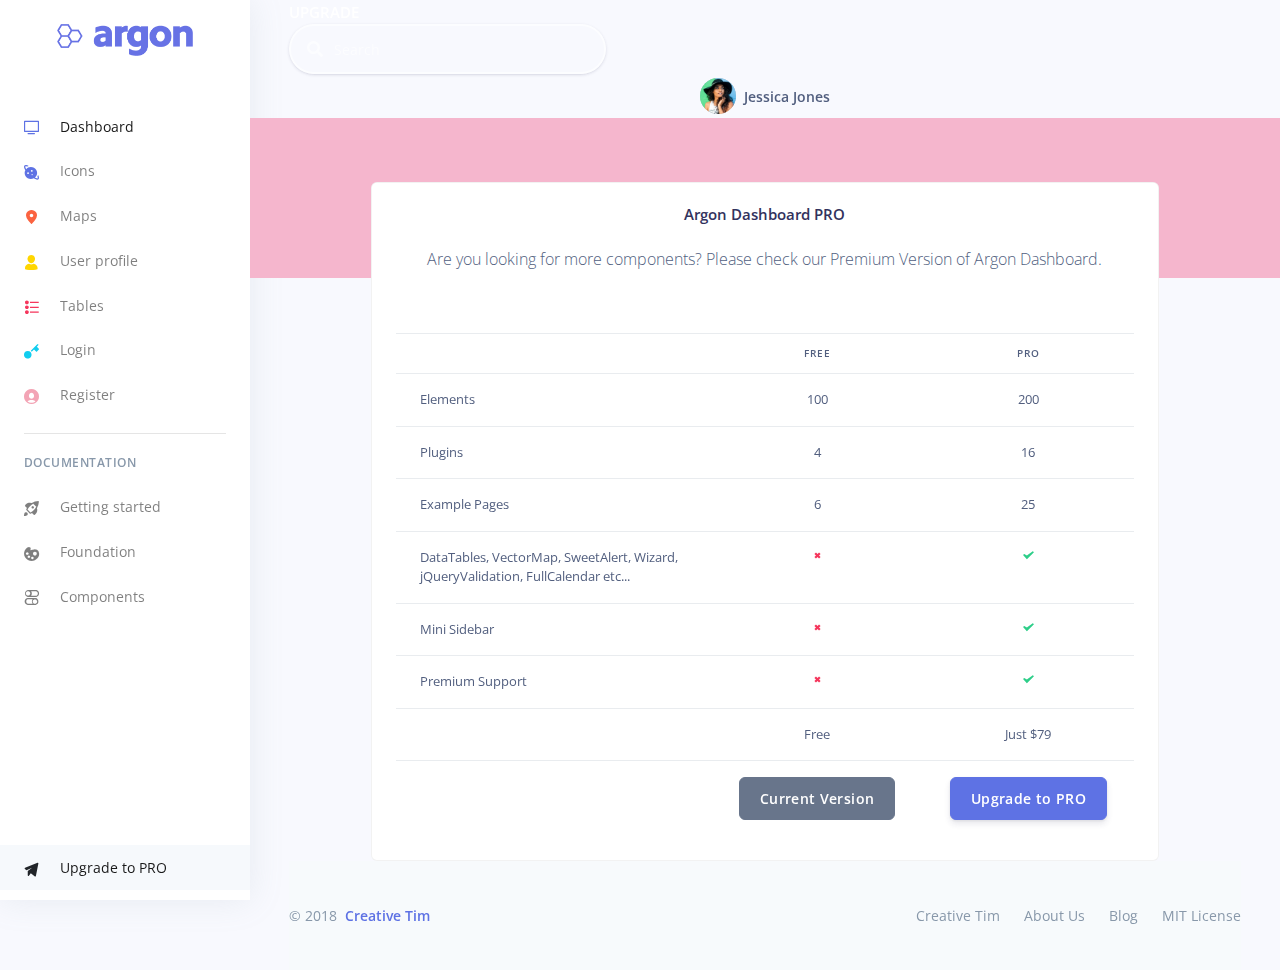
<file: examples/upgrade.html>
<!--

=========================================================
* Argon Dashboard - v1.1.2
=========================================================

* Product Page: https://www.creative-tim.com/product/argon-dashboard
* Copyright 2020 Creative Tim (https://www.creative-tim.com)
* Licensed under MIT (https://github.com/creativetimofficial/argon-dashboard/blob/master/LICENSE.md)

* Coded by Creative Tim

=========================================================

* The above copyright notice and this permission notice shall be included in all copies or substantial portions of the Software. -->
<!DOCTYPE html>
<html lang="en">

<head>
  <meta charset="utf-8" />
  <meta name="viewport" content="width=device-width, initial-scale=1, shrink-to-fit=no">
  <title>
    Escucahte Estaboard for Bootstrap 4 by Creative Tim
  </title>
  <!-- Favicon -->
  <link href="../assets/img/brand/favicon.png" rel="icon" type="image/png">
  <!-- Fonts -->
  <link href="https://fonts.googleapis.com/css?family=Open+Sans:300,400,600,700" rel="stylesheet">
  <!-- Icons -->
  <link href="../assets/js/plugins/nucleo/css/nucleo.css" rel="stylesheet" />
  <link href="../assets/js/plugins/@fortawesome/fontawesome-free/css/all.min.css" rel="stylesheet" />
  <!-- CSS Files -->
  <link href="../assets/css/argon-dashboard.css?v=1.1.2" rel="stylesheet" />
</head>

<body class="">
  <nav class="navbar navbar-vertical fixed-left navbar-expand-md navbar-light bg-white" id="sidenav-main">
    <div class="container-fluid">
      <!-- Toggler -->
      <button class="navbar-toggler" type="button" data-toggle="collapse" data-target="#sidenav-collapse-main" aria-controls="sidenav-main" aria-expanded="false" aria-label="Toggle navigation">
        <span class="navbar-toggler-icon"></span>
      </button>
      <!-- Brand -->
      <a class="navbar-brand pt-0" href="../index.html">
        <img src="../assets/img/brand/blue.png" class="navbar-brand-img" alt="...">
      </a>
      <!-- User -->
      <ul class="nav align-items-center d-md-none">
        <li class="nav-item dropdown">
          <a class="nav-link nav-link-icon" href="#" role="button" data-toggle="dropdown" aria-haspopup="true" aria-expanded="false">
            <i class="ni ni-bell-55"></i>
          </a>
          <div class="dropdown-menu dropdown-menu-arrow dropdown-menu-right" aria-labelledby="navbar-default_dropdown_1">
            <a class="dropdown-item" href="#">Action</a>
            <a class="dropdown-item" href="#">Another action</a>
            <div class="dropdown-divider"></div>
            <a class="dropdown-item" href="#">Something else here</a>
          </div>
        </li>
        <li class="nav-item dropdown">
          <a class="nav-link" href="#" role="button" data-toggle="dropdown" aria-haspopup="true" aria-expanded="false">
            <div class="media align-items-center">
              <span class="avatar avatar-sm rounded-circle">
                <img alt="Image placeholder" src="../assets/img/theme/team-1-800x800.jpg
">
              </span>
            </div>
          </a>
          <div class="dropdown-menu dropdown-menu-arrow dropdown-menu-right">
            <div class=" dropdown-header noti-title">
              <h6 class="text-overflow m-0">Welcome!</h6>
            </div>
            <a href="../examples/profile.html" class="dropdown-item">
              <i class="ni ni-single-02"></i>
              <span>My profile</span>
            </a>
            <a href="../examples/profile.html" class="dropdown-item">
              <i class="ni ni-settings-gear-65"></i>
              <span>Settings</span>
            </a>
            <a href="../examples/profile.html" class="dropdown-item">
              <i class="ni ni-calendar-grid-58"></i>
              <span>Activity</span>
            </a>
            <a href="../examples/profile.html" class="dropdown-item">
              <i class="ni ni-support-16"></i>
              <span>Support</span>
            </a>
            <div class="dropdown-divider"></div>
            <a href="#!" class="dropdown-item">
              <i class="ni ni-user-run"></i>
              <span>Logout</span>
            </a>
          </div>
        </li>
      </ul>
      <!-- Collapse -->
      <div class="collapse navbar-collapse" id="sidenav-collapse-main">
        <!-- Collapse header -->
        <div class="navbar-collapse-header d-md-none">
          <div class="row">
            <div class="col-6 collapse-brand">
              <a href="../index.html">
                <img src="../assets/img/brand/blue.png">
              </a>
            </div>
            <div class="col-6 collapse-close">
              <button type="button" class="navbar-toggler" data-toggle="collapse" data-target="#sidenav-collapse-main" aria-controls="sidenav-main" aria-expanded="false" aria-label="Toggle sidenav">
                <span></span>
                <span></span>
              </button>
            </div>
          </div>
        </div>
        <!-- Form -->
        <form class="mt-4 mb-3 d-md-none">
          <div class="input-group input-group-rounded input-group-merge">
            <input type="search" class="form-control form-control-rounded form-control-prepended" placeholder="Search" aria-label="Search">
            <div class="input-group-prepend">
              <div class="input-group-text">
                <span class="fa fa-search"></span>
              </div>
            </div>
          </div>
        </form>
        <!-- Navigation -->
        <ul class="navbar-nav">
          <li class="nav-item  active ">
            <a class="nav-link " href="../index.html">
              <i class="ni ni-tv-2 text-primary"></i> Dashboard
            </a>
          </li>
          <li class="nav-item">
            <a class="nav-link " href="../examples/icons.html">
              <i class="ni ni-planet text-blue"></i> Icons
            </a>
          </li>
          <li class="nav-item">
            <a class="nav-link " href="../examples/maps.html">
              <i class="ni ni-pin-3 text-orange"></i> Maps
            </a>
          </li>
          <li class="nav-item">
            <a class="nav-link " href="../examples/profile.html">
              <i class="ni ni-single-02 text-yellow"></i> User profile
            </a>
          </li>
          <li class="nav-item">
            <a class="nav-link " href="../examples/tables.html">
              <i class="ni ni-bullet-list-67 text-red"></i> Tables
            </a>
          </li>
          <li class="nav-item">
            <a class="nav-link" href="../examples/login.html">
              <i class="ni ni-key-25 text-info"></i> Login
            </a>
          </li>
          <li class="nav-item">
            <a class="nav-link" href="../examples/register.html">
              <i class="ni ni-circle-08 text-pink"></i> Register
            </a>
          </li>
        </ul>
        <!-- Divider -->
        <hr class="my-3">
        <!-- Heading -->
        <h6 class="navbar-heading text-muted">Documentation</h6>
        <!-- Navigation -->
        <ul class="navbar-nav mb-md-3">
          <li class="nav-item">
            <a class="nav-link" href="https://demos.creative-tim.com/argon-dashboard/docs/getting-started/overview.html">
              <i class="ni ni-spaceship"></i> Getting started
            </a>
          </li>
          <li class="nav-item">
            <a class="nav-link" href="https://demos.creative-tim.com/argon-dashboard/docs/foundation/colors.html">
              <i class="ni ni-palette"></i> Foundation
            </a>
          </li>
          <li class="nav-item">
            <a class="nav-link" href="https://demos.creative-tim.com/argon-dashboard/docs/components/alerts.html">
              <i class="ni ni-ui-04"></i> Components
            </a>
          </li>
        </ul>
        <ul class="navbar-nav">
          <li class="nav-item active active-pro">
            <a class="nav-link" href="../examples/upgrade.html">
              <i class="ni ni-send text-dark"></i> Upgrade to PRO
            </a>
          </li>
        </ul>
      </div>
    </div>
  </nav>
  <div class="main-content">
    <!-- Navbar -->
      <div class="container-fluid">
        <!-- Brand -->
        <a class="h4 mb-0 text-white text-uppercase d-none d-lg-inline-block" href="../index.html">Upgrade</a>
        <!-- Form -->
        <form class="navbar-search navbar-search-dark form-inline mr-3 d-none d-md-flex ml-lg-auto">
          <div class="form-group mb-0">
            <div class="input-group input-group-alternative">
              <div class="input-group-prepend">
                <span class="input-group-text"><i class="fas fa-search"></i></span>
              </div>
              <input class="form-control" placeholder="Search" type="text">
            </div>
          </div>
        </form>
        <!-- User -->
        <ul class="navbar-nav align-items-center d-none d-md-flex">
          <li class="nav-item dropdown">
            <a class="nav-link pr-0" href="#" role="button" data-toggle="dropdown" aria-haspopup="true" aria-expanded="false">
              <div class="media align-items-center">
                <span class="avatar avatar-sm rounded-circle">
                  <img alt="Image placeholder" src="../assets/img/theme/team-4-800x800.jpg">
                </span>
                <div class="media-body ml-2 d-none d-lg-block">
                  <span class="mb-0 text-sm  font-weight-bold">Jessica Jones</span>
                </div>
              </div>
            </a>
            <div class="dropdown-menu dropdown-menu-arrow dropdown-menu-right">
              <div class=" dropdown-header noti-title">
                <h6 class="text-overflow m-0">Welcome!</h6>
              </div>
              <a href="../examples/profile.html" class="dropdown-item">
                <i class="ni ni-single-02"></i>
                <span>My profile</span>
              </a>
              <a href="../examples/profile.html" class="dropdown-item">
                <i class="ni ni-settings-gear-65"></i>
                <span>Settings</span>
              </a>
              <a href="../examples/profile.html" class="dropdown-item">
                <i class="ni ni-calendar-grid-58"></i>
                <span>Activity</span>
              </a>
              <a href="../examples/profile.html" class="dropdown-item">
                <i class="ni ni-support-16"></i>
                <span>Support</span>
              </a>
              <div class="dropdown-divider"></div>
              <a href="#!" class="dropdown-item">
                <i class="ni ni-user-run"></i>
                <span>Logout</span>
              </a>
            </div>
          </li>
        </ul>
      </div>
    </nav>
    <!-- End Navbar -->
    <!-- Header -->
    <div class="header pb-8 pt-5 pt-md-8" style="background-color: #f5b6cd;"">
    </div>
    <div class="container-fluid mt--7">
      <div class="row mt--5">
        <div class="col-md-10 ml-auto mr-auto">
          <div class="card card-upgrade">
            <div class="card-header text-center border-bottom-0">
              <h4 class="card-title">Argon Dashboard PRO</h4>
              <p class="card-category">Are you looking for more components? Please check our Premium Version of Argon Dashboard.</p>
            </div>
            <div class="card-body">
              <div class="table-responsive table-upgrade">
                <table class="table">
                  <thead>
                    <tr>
                      <th></th>
                      <th class="text-center">Free</th>
                      <th class="text-center">PRO</th>
                    </tr>
                  </thead>
                  <tbody>
                    <tr>
                      <td>Elements</td>
                      <td class="text-center">100</td>
                      <td class="text-center">200</td>
                    </tr>
                    <tr>
                      <td>Plugins</td>
                      <td class="text-center">4</td>
                      <td class="text-center">16</td>
                    </tr>
                    <tr>
                      <td>Example Pages</td>
                      <td class="text-center">6</td>
                      <td class="text-center">25</td>
                    </tr>
                    <tr>
                      <td>DataTables, VectorMap, SweetAlert, Wizard,<br> jQueryValidation, FullCalendar etc...</td>
                      <td class="text-center"><i class="ni ni-fat-remove text-danger"></i></td>
                      <td class="text-center"><i class="ni ni-check-bold text-success"></i></td>
                    </tr>
                    <tr>
                      <td>Mini Sidebar</td>
                      <td class="text-center"><i class="ni ni-fat-remove text-danger"></i></td>
                      <td class="text-center"><i class="ni ni-check-bold text-success"></i></td>
                    </tr>
                    <tr>
                      <td>Premium Support</td>
                      <td class="text-center"><i class="ni ni-fat-remove text-danger"></i></td>
                      <td class="text-center"><i class="ni ni-check-bold text-success"></i></td>
                    </tr>
                    <tr>
                      <td></td>
                      <td class="text-center">Free</td>
                      <td class="text-center">Just $79</td>
                    </tr>
                    <tr>
                      <td class="text-center"></td>
                      <td class="text-center">
                        <a href="#" class="btn btn-round btn-default disabled">Current Version</a>
                      </td>
                      <td class="text-center">
                        <a target="_blank" href="https://www.creative-tim.com/product/argon-dashboard-pro?ref=ad-upgrade-pro" class="btn btn-round btn-primary">Upgrade to PRO</a>
                      </td>
                    </tr>
                  </tbody>
                </table>
              </div>
            </div>
          </div>
        </div>
      </div>
      <!-- Footer -->
      <footer class="footer">
        <div class="row align-items-center justify-content-xl-between">
          <div class="col-xl-6">
            <div class="copyright text-center text-xl-left text-muted">
              &copy; 2018 <a href="https://www.creative-tim.com" class="font-weight-bold ml-1" target="_blank">Creative Tim</a>
            </div>
          </div>
          <div class="col-xl-6">
            <ul class="nav nav-footer justify-content-center justify-content-xl-end">
              <li class="nav-item">
                <a href="https://www.creative-tim.com" class="nav-link" target="_blank">Creative Tim</a>
              </li>
              <li class="nav-item">
                <a href="https://www.creative-tim.com/presentation" class="nav-link" target="_blank">About Us</a>
              </li>
              <li class="nav-item">
                <a href="http://blog.creative-tim.com" class="nav-link" target="_blank">Blog</a>
              </li>
              <li class="nav-item">
                <a href="https://github.com/creativetimofficial/argon-dashboard/blob/master/LICENSE.md" class="nav-link" target="_blank">MIT License</a>
              </li>
            </ul>
          </div>
        </div>
      </footer>
    </div>
  </div>
  <!--   Core   -->
  <script src="../assets/js/plugins/jquery/dist/jquery.min.js"></script>
  <script src="../assets/js/plugins/bootstrap/dist/js/bootstrap.bundle.min.js"></script>
  <!--   Optional JS   -->
  <!--   Argon JS   -->
  <script src="../assets/js/argon-dashboard.min.js?v=1.1.2"></script>
  <script src="https://cdn.trackjs.com/agent/v3/latest/t.js"></script>
  <script>
    window.TrackJS &&
      TrackJS.install({
        token: "ee6fab19c5a04ac1a32a645abde4613a",
        application: "argon-dashboard-free"
      });
  </script>
</body>

</html>
</file>
<file: assets/js/plugins/nucleo/css/nucleo.css>
/*--------------------------------

hermes-dashboard-icons Web Font - built using nucleoapp.com
License - nucleoapp.com/license/

-------------------------------- */
@font-face {
  font-family: 'NucleoIcons';
  src: url('../fonts/nucleo-icons.eot');
  src: url('../fonts/nucleo-icons.eot') format('embedded-opentype'), url('../fonts/nucleo-icons.woff2') format('woff2'), url('../fonts/nucleo-icons.woff') format('woff'), url('../fonts/nucleo-icons.ttf') format('truetype'), url('../fonts/nucleo-icons.svg') format('svg');
  font-weight: normal;
  font-style: normal;
}

/*------------------------
    base class definition
-------------------------*/
.ni {
  display: inline-block;
  font: normal normal normal 14px/1 NucleoIcons;
  font-size: inherit;
  text-rendering: auto;
  -webkit-font-smoothing: antialiased;
  -moz-osx-font-smoothing: grayscale;
}

/*------------------------
  change icon size
-------------------------*/
.ni-lg {
  font-size: 1.33333333em;
  line-height: 0.75em;
  vertical-align: -15%;
}

.ni-2x {
  font-size: 2em;
}

.ni-3x {
  font-size: 3em;
}

.ni-4x {
  font-size: 4em;
}

.ni-5x {
  font-size: 5em;
}

/*----------------------------------
  add a square/circle background
-----------------------------------*/
.ni.square,
.ni.circle {
  padding: 0.33333333em;
  vertical-align: -16%;
  background-color: #eee;
}

.ni.circle {
  border-radius: 50%;
}

/*------------------------
  list icons
-------------------------*/
.ni-ul {
  padding-left: 0;
  margin-left: 2.14285714em;
  list-style-type: none;
}

.ni-ul>li {
  position: relative;
}

.ni-ul>li>.ni {
  position: absolute;
  left: -1.57142857em;
  top: 0.14285714em;
  text-align: center;
}

.ni-ul>li>.ni.lg {
  top: 0;
  left: -1.35714286em;
}

.ni-ul>li>.ni.circle,
.ni-ul>li>.ni.square {
  top: -0.19047619em;
  left: -1.9047619em;
}

/*------------------------
  spinning icons
-------------------------*/
.ni.spin {
  -webkit-animation: nc-spin 2s infinite linear;
  -moz-animation: nc-spin 2s infinite linear;
  animation: nc-spin 2s infinite linear;
}

@-webkit-keyframes nc-spin {
  0% {
    -webkit-transform: rotate(0deg);
  }

  100% {
    -webkit-transform: rotate(360deg);
  }
}

@-moz-keyframes nc-spin {
  0% {
    -moz-transform: rotate(0deg);
  }

  100% {
    -moz-transform: rotate(360deg);
  }
}

@keyframes nc-spin {
  0% {
    -webkit-transform: rotate(0deg);
    -moz-transform: rotate(0deg);
    -ms-transform: rotate(0deg);
    -o-transform: rotate(0deg);
    transform: rotate(0deg);
  }

  100% {
    -webkit-transform: rotate(360deg);
    -moz-transform: rotate(360deg);
    -ms-transform: rotate(360deg);
    -o-transform: rotate(360deg);
    transform: rotate(360deg);
  }
}

/*------------------------
  rotated/flipped icons
-------------------------*/
.ni.rotate-90 {
  filter: progid:DXImageTransform.Microsoft.BasicImage(rotation=1);
  -webkit-transform: rotate(90deg);
  -moz-transform: rotate(90deg);
  -ms-transform: rotate(90deg);
  -o-transform: rotate(90deg);
  transform: rotate(90deg);
}

.ni.rotate-180 {
  filter: progid:DXImageTransform.Microsoft.BasicImage(rotation=2);
  -webkit-transform: rotate(180deg);
  -moz-transform: rotate(180deg);
  -ms-transform: rotate(180deg);
  -o-transform: rotate(180deg);
  transform: rotate(180deg);
}

.ni.rotate-270 {
  filter: progid:DXImageTransform.Microsoft.BasicImage(rotation=3);
  -webkit-transform: rotate(270deg);
  -moz-transform: rotate(270deg);
  -ms-transform: rotate(270deg);
  -o-transform: rotate(270deg);
  transform: rotate(270deg);
}

.ni.flip-y {
  filter: progid:DXImageTransform.Microsoft.BasicImage(rotation=0);
  -webkit-transform: scale(-1, 1);
  -moz-transform: scale(-1, 1);
  -ms-transform: scale(-1, 1);
  -o-transform: scale(-1, 1);
  transform: scale(-1, 1);
}

.ni.flip-x {
  filter: progid:DXImageTransform.Microsoft.BasicImage(rotation=2);
  -webkit-transform: scale(1, -1);
  -moz-transform: scale(1, -1);
  -ms-transform: scale(1, -1);
  -o-transform: scale(1, -1);
  transform: scale(1, -1);
}

/*------------------------
    font icons
-------------------------*/

.ni-active-40::before {
  content: "\ea02";
}

.ni-air-baloon::before {
  content: "\ea03";
}

.ni-album-2::before {
  content: "\ea04";
}

.ni-align-center::before {
  content: "\ea05";
}

.ni-align-left-2::before {
  content: "\ea06";
}

.ni-ambulance::before {
  content: "\ea07";
}

.ni-app::before {
  content: "\ea08";
}

.ni-archive-2::before {
  content: "\ea09";
}

.ni-atom::before {
  content: "\ea0a";
}

.ni-badge::before {
  content: "\ea0b";
}

.ni-bag-17::before {
  content: "\ea0c";
}

.ni-basket::before {
  content: "\ea0d";
}

.ni-bell-55::before {
  content: "\ea0e";
}

.ni-bold-down::before {
  content: "\ea0f";
}

.ni-bold-left::before {
  content: "\ea10";
}

.ni-bold-right::before {
  content: "\ea11";
}

.ni-bold-up::before {
  content: "\ea12";
}

.ni-bold::before {
  content: "\ea13";
}

.ni-book-bookmark::before {
  content: "\ea14";
}

.ni-books::before {
  content: "\ea15";
}

.ni-box-2::before {
  content: "\ea16";
}

.ni-briefcase-24::before {
  content: "\ea17";
}

.ni-building::before {
  content: "\ea18";
}

.ni-bulb-61::before {
  content: "\ea19";
}

.ni-bullet-list-67::before {
  content: "\ea1a";
}

.ni-bus-front-12::before {
  content: "\ea1b";
}

.ni-button-pause::before {
  content: "\ea1c";
}

.ni-button-play::before {
  content: "\ea1d";
}

.ni-button-power::before {
  content: "\ea1e";
}

.ni-calendar-grid-58::before {
  content: "\ea1f";
}

.ni-camera-compact::before {
  content: "\ea20";
}

.ni-caps-small::before {
  content: "\ea21";
}

.ni-cart::before {
  content: "\ea22";
}

.ni-chart-bar-32::before {
  content: "\ea23";
}

.ni-chart-pie-35::before {
  content: "\ea24";
}

.ni-chat-round::before {
  content: "\ea25";
}

.ni-check-bold::before {
  content: "\ea26";
}

.ni-circle-08::before {
  content: "\ea27";
}

.ni-cloud-download-95::before {
  content: "\ea28";
}

.ni-cloud-upload-96::before {
  content: "\ea29";
}

.ni-compass-04::before {
  content: "\ea2a";
}

.ni-controller::before {
  content: "\ea2b";
}

.ni-credit-card::before {
  content: "\ea2c";
}

.ni-curved-next::before {
  content: "\ea2d";
}

.ni-delivery-fast::before {
  content: "\ea2e";
}

.ni-diamond::before {
  content: "\ea2f";
}

.ni-email-83::before {
  content: "\ea30";
}

.ni-fat-add::before {
  content: "\ea31";
}

.ni-fat-delete::before {
  content: "\ea32";
}

.ni-fat-remove::before {
  content: "\ea33";
}

.ni-favourite-28::before {
  content: "\ea34";
}

.ni-folder-17::before {
  content: "\ea35";
}

.ni-glasses-2::before {
  content: "\ea36";
}

.ni-hat-3::before {
  content: "\ea37";
}

.ni-headphones::before {
  content: "\ea38";
}

.ni-html5::before {
  content: "\ea39";
}

.ni-istanbul::before {
  content: "\ea3a";
}

.ni-key-25::before {
  content: "\ea3b";
}

.ni-laptop::before {
  content: "\ea3c";
}

.ni-like-2::before {
  content: "\ea3d";
}

.ni-lock-circle-open::before {
  content: "\ea3e";
}

.ni-map-big::before {
  content: "\ea3f";
}

.ni-mobile-button::before {
  content: "\ea40";
}

.ni-money-coins::before {
  content: "\ea41";
}

.ni-note-03::before {
  content: "\ea42";
}

.ni-notification-70::before {
  content: "\ea43";
}

.ni-palette::before {
  content: "\ea44";
}

.ni-paper-diploma::before {
  content: "\ea45";
}

.ni-pin-3::before {
  content: "\ea46";
}

.ni-planet::before {
  content: "\ea47";
}

.ni-ruler-pencil::before {
  content: "\ea48";
}

.ni-satisfied::before {
  content: "\ea49";
}

.ni-scissors::before {
  content: "\ea4a";
}

.ni-send::before {
  content: "\ea4b";
}

.ni-settings-gear-65::before {
  content: "\ea4c";
}

.ni-settings::before {
  content: "\ea4d";
}

.ni-single-02::before {
  content: "\ea4e";
}

.ni-single-copy-04::before {
  content: "\ea4f";
}

.ni-sound-wave::before {
  content: "\ea50";
}

.ni-spaceship::before {
  content: "\ea51";
}

.ni-square-pin::before {
  content: "\ea52";
}

.ni-support-16::before {
  content: "\ea53";
}

.ni-tablet-button::before {
  content: "\ea54";
}

.ni-tag::before {
  content: "\ea55";
}

.ni-tie-bow::before {
  content: "\ea56";
}

.ni-time-alarm::before {
  content: "\ea57";
}

.ni-trophy::before {
  content: "\ea58";
}

.ni-tv-2::before {
  content: "\ea59";
}

.ni-umbrella-13::before {
  content: "\ea5a";
}

.ni-user-run::before {
  content: "\ea5b";
}

.ni-vector::before {
  content: "\ea5c";
}

.ni-watch-time::before {
  content: "\ea5d";
}

.ni-world::before {
  content: "\ea5e";
}

.ni-zoom-split-in::before {
  content: "\ea5f";
}

.ni-collection::before {
  content: "\ea60";
}

.ni-image::before {
  content: "\ea61";
}

.ni-shop::before {
  content: "\ea62";
}

.ni-ungroup::before {
  content: "\ea63";
}

.ni-world-2::before {
  content: "\ea64";
}

.ni-ui-04::before {
  content: "\ea65";
}


/* all icon font classes list here */
</file>
<file: assets/js/plugins/@fortawesome/fontawesome-free/css/all.min.css>
/*!
 * Font Awesome Free 5.3.1 by @fontawesome - https://fontawesome.com
 * License - https://fontawesome.com/license/free (Icons: CC BY 4.0, Fonts: SIL OFL 1.1, Code: MIT License)
 */
.fa,.fab,.fal,.far,.fas{-moz-osx-font-smoothing:grayscale;-webkit-font-smoothing:antialiased;display:inline-block;font-style:normal;font-variant:normal;text-rendering:auto;line-height:1}.fa-lg{font-size:1.33333em;line-height:.75em;vertical-align:-.0667em}.fa-xs{font-size:.75em}.fa-sm{font-size:.875em}.fa-1x{font-size:1em}.fa-2x{font-size:2em}.fa-3x{font-size:3em}.fa-4x{font-size:4em}.fa-5x{font-size:5em}.fa-6x{font-size:6em}.fa-7x{font-size:7em}.fa-8x{font-size:8em}.fa-9x{font-size:9em}.fa-10x{font-size:10em}.fa-fw{text-align:center;width:1.25em}.fa-ul{list-style-type:none;margin-left:2.5em;padding-left:0}.fa-ul>li{position:relative}.fa-li{left:-2em;position:absolute;text-align:center;width:2em;line-height:inherit}.fa-border{border:.08em solid #eee;border-radius:.1em;padding:.2em .25em .15em}.fa-pull-left{float:left}.fa-pull-right{float:right}.fa.fa-pull-left,.fab.fa-pull-left,.fal.fa-pull-left,.far.fa-pull-left,.fas.fa-pull-left{margin-right:.3em}.fa.fa-pull-right,.fab.fa-pull-right,.fal.fa-pull-right,.far.fa-pull-right,.fas.fa-pull-right{margin-left:.3em}.fa-spin{animation:fa-spin 2s infinite linear}.fa-pulse{animation:fa-spin 1s infinite steps(8)}@keyframes fa-spin{0%{transform:rotate(0deg)}to{transform:rotate(1turn)}}.fa-rotate-90{-ms-filter:"progid:DXImageTransform.Microsoft.BasicImage(rotation=1)";transform:rotate(90deg)}.fa-rotate-180{-ms-filter:"progid:DXImageTransform.Microsoft.BasicImage(rotation=2)";transform:rotate(180deg)}.fa-rotate-270{-ms-filter:"progid:DXImageTransform.Microsoft.BasicImage(rotation=3)";transform:rotate(270deg)}.fa-flip-horizontal{-ms-filter:"progid:DXImageTransform.Microsoft.BasicImage(rotation=0, mirror=1)";transform:scaleX(-1)}.fa-flip-vertical{transform:scaleY(-1)}.fa-flip-horizontal.fa-flip-vertical,.fa-flip-vertical{-ms-filter:"progid:DXImageTransform.Microsoft.BasicImage(rotation=2, mirror=1)"}.fa-flip-horizontal.fa-flip-vertical{transform:scale(-1)}:root .fa-flip-horizontal,:root .fa-flip-vertical,:root .fa-rotate-90,:root .fa-rotate-180,:root .fa-rotate-270{-webkit-filter:none;filter:none}.fa-stack{display:inline-block;height:2em;line-height:2em;position:relative;vertical-align:middle;width:2em}.fa-stack-1x,.fa-stack-2x{left:0;position:absolute;text-align:center;width:100%}.fa-stack-1x{line-height:inherit}.fa-stack-2x{font-size:2em}.fa-inverse{color:#fff}.fa-500px:before{content:"\f26e"}.fa-accessible-icon:before{content:"\f368"}.fa-accusoft:before{content:"\f369"}.fa-ad:before{content:"\f641"}.fa-address-book:before{content:"\f2b9"}.fa-address-card:before{content:"\f2bb"}.fa-adjust:before{content:"\f042"}.fa-adn:before{content:"\f170"}.fa-adversal:before{content:"\f36a"}.fa-affiliatetheme:before{content:"\f36b"}.fa-air-freshener:before{content:"\f5d0"}.fa-algolia:before{content:"\f36c"}.fa-align-center:before{content:"\f037"}.fa-align-justify:before{content:"\f039"}.fa-align-left:before{content:"\f036"}.fa-align-right:before{content:"\f038"}.fa-alipay:before{content:"\f642"}.fa-allergies:before{content:"\f461"}.fa-amazon:before{content:"\f270"}.fa-amazon-pay:before{content:"\f42c"}.fa-ambulance:before{content:"\f0f9"}.fa-american-sign-language-interpreting:before{content:"\f2a3"}.fa-amilia:before{content:"\f36d"}.fa-anchor:before{content:"\f13d"}.fa-android:before{content:"\f17b"}.fa-angellist:before{content:"\f209"}.fa-angle-double-down:before{content:"\f103"}.fa-angle-double-left:before{content:"\f100"}.fa-angle-double-right:before{content:"\f101"}.fa-angle-double-up:before{content:"\f102"}.fa-angle-down:before{content:"\f107"}.fa-angle-left:before{content:"\f104"}.fa-angle-right:before{content:"\f105"}.fa-angle-up:before{content:"\f106"}.fa-angry:before{content:"\f556"}.fa-angrycreative:before{content:"\f36e"}.fa-angular:before{content:"\f420"}.fa-ankh:before{content:"\f644"}.fa-app-store:before{content:"\f36f"}.fa-app-store-ios:before{content:"\f370"}.fa-apper:before{content:"\f371"}.fa-apple:before{content:"\f179"}.fa-apple-alt:before{content:"\f5d1"}.fa-apple-pay:before{content:"\f415"}.fa-archive:before{content:"\f187"}.fa-archway:before{content:"\f557"}.fa-arrow-alt-circle-down:before{content:"\f358"}.fa-arrow-alt-circle-left:before{content:"\f359"}.fa-arrow-alt-circle-right:before{content:"\f35a"}.fa-arrow-alt-circle-up:before{content:"\f35b"}.fa-arrow-circle-down:before{content:"\f0ab"}.fa-arrow-circle-left:before{content:"\f0a8"}.fa-arrow-circle-right:before{content:"\f0a9"}.fa-arrow-circle-up:before{content:"\f0aa"}.fa-arrow-down:before{content:"\f063"}.fa-arrow-left:before{content:"\f060"}.fa-arrow-right:before{content:"\f061"}.fa-arrow-up:before{content:"\f062"}.fa-arrows-alt:before{content:"\f0b2"}.fa-arrows-alt-h:before{content:"\f337"}.fa-arrows-alt-v:before{content:"\f338"}.fa-assistive-listening-systems:before{content:"\f2a2"}.fa-asterisk:before{content:"\f069"}.fa-asymmetrik:before{content:"\f372"}.fa-at:before{content:"\f1fa"}.fa-atlas:before{content:"\f558"}.fa-atom:before{content:"\f5d2"}.fa-audible:before{content:"\f373"}.fa-audio-description:before{content:"\f29e"}.fa-autoprefixer:before{content:"\f41c"}.fa-avianex:before{content:"\f374"}.fa-aviato:before{content:"\f421"}.fa-award:before{content:"\f559"}.fa-aws:before{content:"\f375"}.fa-backspace:before{content:"\f55a"}.fa-backward:before{content:"\f04a"}.fa-balance-scale:before{content:"\f24e"}.fa-ban:before{content:"\f05e"}.fa-band-aid:before{content:"\f462"}.fa-bandcamp:before{content:"\f2d5"}.fa-barcode:before{content:"\f02a"}.fa-bars:before{content:"\f0c9"}.fa-baseball-ball:before{content:"\f433"}.fa-basketball-ball:before{content:"\f434"}.fa-bath:before{content:"\f2cd"}.fa-battery-empty:before{content:"\f244"}.fa-battery-full:before{content:"\f240"}.fa-battery-half:before{content:"\f242"}.fa-battery-quarter:before{content:"\f243"}.fa-battery-three-quarters:before{content:"\f241"}.fa-bed:before{content:"\f236"}.fa-beer:before{content:"\f0fc"}.fa-behance:before{content:"\f1b4"}.fa-behance-square:before{content:"\f1b5"}.fa-bell:before{content:"\f0f3"}.fa-bell-slash:before{content:"\f1f6"}.fa-bezier-curve:before{content:"\f55b"}.fa-bible:before{content:"\f647"}.fa-bicycle:before{content:"\f206"}.fa-bimobject:before{content:"\f378"}.fa-binoculars:before{content:"\f1e5"}.fa-birthday-cake:before{content:"\f1fd"}.fa-bitbucket:before{content:"\f171"}.fa-bitcoin:before{content:"\f379"}.fa-bity:before{content:"\f37a"}.fa-black-tie:before{content:"\f27e"}.fa-blackberry:before{content:"\f37b"}.fa-blender:before{content:"\f517"}.fa-blind:before{content:"\f29d"}.fa-blogger:before{content:"\f37c"}.fa-blogger-b:before{content:"\f37d"}.fa-bluetooth:before{content:"\f293"}.fa-bluetooth-b:before{content:"\f294"}.fa-bold:before{content:"\f032"}.fa-bolt:before{content:"\f0e7"}.fa-bomb:before{content:"\f1e2"}.fa-bone:before{content:"\f5d7"}.fa-bong:before{content:"\f55c"}.fa-book:before{content:"\f02d"}.fa-book-open:before{content:"\f518"}.fa-book-reader:before{content:"\f5da"}.fa-bookmark:before{content:"\f02e"}.fa-bowling-ball:before{content:"\f436"}.fa-box:before{content:"\f466"}.fa-box-open:before{content:"\f49e"}.fa-boxes:before{content:"\f468"}.fa-braille:before{content:"\f2a1"}.fa-brain:before{content:"\f5dc"}.fa-briefcase:before{content:"\f0b1"}.fa-briefcase-medical:before{content:"\f469"}.fa-broadcast-tower:before{content:"\f519"}.fa-broom:before{content:"\f51a"}.fa-brush:before{content:"\f55d"}.fa-btc:before{content:"\f15a"}.fa-bug:before{content:"\f188"}.fa-building:before{content:"\f1ad"}.fa-bullhorn:before{content:"\f0a1"}.fa-bullseye:before{content:"\f140"}.fa-burn:before{content:"\f46a"}.fa-buromobelexperte:before{content:"\f37f"}.fa-bus:before{content:"\f207"}.fa-bus-alt:before{content:"\f55e"}.fa-business-time:before{content:"\f64a"}.fa-buysellads:before{content:"\f20d"}.fa-calculator:before{content:"\f1ec"}.fa-calendar:before{content:"\f133"}.fa-calendar-alt:before{content:"\f073"}.fa-calendar-check:before{content:"\f274"}.fa-calendar-minus:before{content:"\f272"}.fa-calendar-plus:before{content:"\f271"}.fa-calendar-times:before{content:"\f273"}.fa-camera:before{content:"\f030"}.fa-camera-retro:before{content:"\f083"}.fa-cannabis:before{content:"\f55f"}.fa-capsules:before{content:"\f46b"}.fa-car:before{content:"\f1b9"}.fa-car-alt:before{content:"\f5de"}.fa-car-battery:before{content:"\f5df"}.fa-car-crash:before{content:"\f5e1"}.fa-car-side:before{content:"\f5e4"}.fa-caret-down:before{content:"\f0d7"}.fa-caret-left:before{content:"\f0d9"}.fa-caret-right:before{content:"\f0da"}.fa-caret-square-down:before{content:"\f150"}.fa-caret-square-left:before{content:"\f191"}.fa-caret-square-right:before{content:"\f152"}.fa-caret-square-up:before{content:"\f151"}.fa-caret-up:before{content:"\f0d8"}.fa-cart-arrow-down:before{content:"\f218"}.fa-cart-plus:before{content:"\f217"}.fa-cc-amazon-pay:before{content:"\f42d"}.fa-cc-amex:before{content:"\f1f3"}.fa-cc-apple-pay:before{content:"\f416"}.fa-cc-diners-club:before{content:"\f24c"}.fa-cc-discover:before{content:"\f1f2"}.fa-cc-jcb:before{content:"\f24b"}.fa-cc-mastercard:before{content:"\f1f1"}.fa-cc-paypal:before{content:"\f1f4"}.fa-cc-stripe:before{content:"\f1f5"}.fa-cc-visa:before{content:"\f1f0"}.fa-centercode:before{content:"\f380"}.fa-certificate:before{content:"\f0a3"}.fa-chalkboard:before{content:"\f51b"}.fa-chalkboard-teacher:before{content:"\f51c"}.fa-charging-station:before{content:"\f5e7"}.fa-chart-area:before{content:"\f1fe"}.fa-chart-bar:before{content:"\f080"}.fa-chart-line:before{content:"\f201"}.fa-chart-pie:before{content:"\f200"}.fa-check:before{content:"\f00c"}.fa-check-circle:before{content:"\f058"}.fa-check-double:before{content:"\f560"}.fa-check-square:before{content:"\f14a"}.fa-chess:before{content:"\f439"}.fa-chess-bishop:before{content:"\f43a"}.fa-chess-board:before{content:"\f43c"}.fa-chess-king:before{content:"\f43f"}.fa-chess-knight:before{content:"\f441"}.fa-chess-pawn:before{content:"\f443"}.fa-chess-queen:before{content:"\f445"}.fa-chess-rook:before{content:"\f447"}.fa-chevron-circle-down:before{content:"\f13a"}.fa-chevron-circle-left:before{content:"\f137"}.fa-chevron-circle-right:before{content:"\f138"}.fa-chevron-circle-up:before{content:"\f139"}.fa-chevron-down:before{content:"\f078"}.fa-chevron-left:before{content:"\f053"}.fa-chevron-right:before{content:"\f054"}.fa-chevron-up:before{content:"\f077"}.fa-child:before{content:"\f1ae"}.fa-chrome:before{content:"\f268"}.fa-church:before{content:"\f51d"}.fa-circle:before{content:"\f111"}.fa-circle-notch:before{content:"\f1ce"}.fa-city:before{content:"\f64f"}.fa-clipboard:before{content:"\f328"}.fa-clipboard-check:before{content:"\f46c"}.fa-clipboard-list:before{content:"\f46d"}.fa-clock:before{content:"\f017"}.fa-clone:before{content:"\f24d"}.fa-closed-captioning:before{content:"\f20a"}.fa-cloud:before{content:"\f0c2"}.fa-cloud-download-alt:before{content:"\f381"}.fa-cloud-upload-alt:before{content:"\f382"}.fa-cloudscale:before{content:"\f383"}.fa-cloudsmith:before{content:"\f384"}.fa-cloudversify:before{content:"\f385"}.fa-cocktail:before{content:"\f561"}.fa-code:before{content:"\f121"}.fa-code-branch:before{content:"\f126"}.fa-codepen:before{content:"\f1cb"}.fa-codiepie:before{content:"\f284"}.fa-coffee:before{content:"\f0f4"}.fa-cog:before{content:"\f013"}.fa-cogs:before{content:"\f085"}.fa-coins:before{content:"\f51e"}.fa-columns:before{content:"\f0db"}.fa-comment:before{content:"\f075"}.fa-comment-alt:before{content:"\f27a"}.fa-comment-dollar:before{content:"\f651"}.fa-comment-dots:before{content:"\f4ad"}.fa-comment-slash:before{content:"\f4b3"}.fa-comments:before{content:"\f086"}.fa-comments-dollar:before{content:"\f653"}.fa-compact-disc:before{content:"\f51f"}.fa-compass:before{content:"\f14e"}.fa-compress:before{content:"\f066"}.fa-concierge-bell:before{content:"\f562"}.fa-connectdevelop:before{content:"\f20e"}.fa-contao:before{content:"\f26d"}.fa-cookie:before{content:"\f563"}.fa-cookie-bite:before{content:"\f564"}.fa-copy:before{content:"\f0c5"}.fa-copyright:before{content:"\f1f9"}.fa-couch:before{content:"\f4b8"}.fa-cpanel:before{content:"\f388"}.fa-creative-commons:before{content:"\f25e"}.fa-creative-commons-by:before{content:"\f4e7"}.fa-creative-commons-nc:before{content:"\f4e8"}.fa-creative-commons-nc-eu:before{content:"\f4e9"}.fa-creative-commons-nc-jp:before{content:"\f4ea"}.fa-creative-commons-nd:before{content:"\f4eb"}.fa-creative-commons-pd:before{content:"\f4ec"}.fa-creative-commons-pd-alt:before{content:"\f4ed"}.fa-creative-commons-remix:before{content:"\f4ee"}.fa-creative-commons-sa:before{content:"\f4ef"}.fa-creative-commons-sampling:before{content:"\f4f0"}.fa-creative-commons-sampling-plus:before{content:"\f4f1"}.fa-creative-commons-share:before{content:"\f4f2"}.fa-credit-card:before{content:"\f09d"}.fa-crop:before{content:"\f125"}.fa-crop-alt:before{content:"\f565"}.fa-cross:before{content:"\f654"}.fa-crosshairs:before{content:"\f05b"}.fa-crow:before{content:"\f520"}.fa-crown:before{content:"\f521"}.fa-css3:before{content:"\f13c"}.fa-css3-alt:before{content:"\f38b"}.fa-cube:before{content:"\f1b2"}.fa-cubes:before{content:"\f1b3"}.fa-cut:before{content:"\f0c4"}.fa-cuttlefish:before{content:"\f38c"}.fa-d-and-d:before{content:"\f38d"}.fa-dashcube:before{content:"\f210"}.fa-database:before{content:"\f1c0"}.fa-deaf:before{content:"\f2a4"}.fa-delicious:before{content:"\f1a5"}.fa-deploydog:before{content:"\f38e"}.fa-deskpro:before{content:"\f38f"}.fa-desktop:before{content:"\f108"}.fa-deviantart:before{content:"\f1bd"}.fa-dharmachakra:before{content:"\f655"}.fa-diagnoses:before{content:"\f470"}.fa-dice:before{content:"\f522"}.fa-dice-five:before{content:"\f523"}.fa-dice-four:before{content:"\f524"}.fa-dice-one:before{content:"\f525"}.fa-dice-six:before{content:"\f526"}.fa-dice-three:before{content:"\f527"}.fa-dice-two:before{content:"\f528"}.fa-digg:before{content:"\f1a6"}.fa-digital-ocean:before{content:"\f391"}.fa-digital-tachograph:before{content:"\f566"}.fa-directions:before{content:"\f5eb"}.fa-discord:before{content:"\f392"}.fa-discourse:before{content:"\f393"}.fa-divide:before{content:"\f529"}.fa-dizzy:before{content:"\f567"}.fa-dna:before{content:"\f471"}.fa-dochub:before{content:"\f394"}.fa-docker:before{content:"\f395"}.fa-dollar-sign:before{content:"\f155"}.fa-dolly:before{content:"\f472"}.fa-dolly-flatbed:before{content:"\f474"}.fa-donate:before{content:"\f4b9"}.fa-door-closed:before{content:"\f52a"}.fa-door-open:before{content:"\f52b"}.fa-dot-circle:before{content:"\f192"}.fa-dove:before{content:"\f4ba"}.fa-download:before{content:"\f019"}.fa-draft2digital:before{content:"\f396"}.fa-drafting-compass:before{content:"\f568"}.fa-draw-polygon:before{content:"\f5ee"}.fa-dribbble:before{content:"\f17d"}.fa-dribbble-square:before{content:"\f397"}.fa-dropbox:before{content:"\f16b"}.fa-drum:before{content:"\f569"}.fa-drum-steelpan:before{content:"\f56a"}.fa-drupal:before{content:"\f1a9"}.fa-dumbbell:before{content:"\f44b"}.fa-dyalog:before{content:"\f399"}.fa-earlybirds:before{content:"\f39a"}.fa-ebay:before{content:"\f4f4"}.fa-edge:before{content:"\f282"}.fa-edit:before{content:"\f044"}.fa-eject:before{content:"\f052"}.fa-elementor:before{content:"\f430"}.fa-ellipsis-h:before{content:"\f141"}.fa-ellipsis-v:before{content:"\f142"}.fa-ello:before{content:"\f5f1"}.fa-ember:before{content:"\f423"}.fa-empire:before{content:"\f1d1"}.fa-envelope:before{content:"\f0e0"}.fa-envelope-open:before{content:"\f2b6"}.fa-envelope-open-text:before{content:"\f658"}.fa-envelope-square:before{content:"\f199"}.fa-envira:before{content:"\f299"}.fa-equals:before{content:"\f52c"}.fa-eraser:before{content:"\f12d"}.fa-erlang:before{content:"\f39d"}.fa-ethereum:before{content:"\f42e"}.fa-etsy:before{content:"\f2d7"}.fa-euro-sign:before{content:"\f153"}.fa-exchange-alt:before{content:"\f362"}.fa-exclamation:before{content:"\f12a"}.fa-exclamation-circle:before{content:"\f06a"}.fa-exclamation-triangle:before{content:"\f071"}.fa-expand:before{content:"\f065"}.fa-expand-arrows-alt:before{content:"\f31e"}.fa-expeditedssl:before{content:"\f23e"}.fa-external-link-alt:before{content:"\f35d"}.fa-external-link-square-alt:before{content:"\f360"}.fa-eye:before{content:"\f06e"}.fa-eye-dropper:before{content:"\f1fb"}.fa-eye-slash:before{content:"\f070"}.fa-facebook:before{content:"\f09a"}.fa-facebook-f:before{content:"\f39e"}.fa-facebook-messenger:before{content:"\f39f"}.fa-facebook-square:before{content:"\f082"}.fa-fast-backward:before{content:"\f049"}.fa-fast-forward:before{content:"\f050"}.fa-fax:before{content:"\f1ac"}.fa-feather:before{content:"\f52d"}.fa-feather-alt:before{content:"\f56b"}.fa-female:before{content:"\f182"}.fa-fighter-jet:before{content:"\f0fb"}.fa-file:before{content:"\f15b"}.fa-file-alt:before{content:"\f15c"}.fa-file-archive:before{content:"\f1c6"}.fa-file-audio:before{content:"\f1c7"}.fa-file-code:before{content:"\f1c9"}.fa-file-contract:before{content:"\f56c"}.fa-file-download:before{content:"\f56d"}.fa-file-excel:before{content:"\f1c3"}.fa-file-export:before{content:"\f56e"}.fa-file-image:before{content:"\f1c5"}.fa-file-import:before{content:"\f56f"}.fa-file-invoice:before{content:"\f570"}.fa-file-invoice-dollar:before{content:"\f571"}.fa-file-medical:before{content:"\f477"}.fa-file-medical-alt:before{content:"\f478"}.fa-file-pdf:before{content:"\f1c1"}.fa-file-powerpoint:before{content:"\f1c4"}.fa-file-prescription:before{content:"\f572"}.fa-file-signature:before{content:"\f573"}.fa-file-upload:before{content:"\f574"}.fa-file-video:before{content:"\f1c8"}.fa-file-word:before{content:"\f1c2"}.fa-fill:before{content:"\f575"}.fa-fill-drip:before{content:"\f576"}.fa-film:before{content:"\f008"}.fa-filter:before{content:"\f0b0"}.fa-fingerprint:before{content:"\f577"}.fa-fire:before{content:"\f06d"}.fa-fire-extinguisher:before{content:"\f134"}.fa-firefox:before{content:"\f269"}.fa-first-aid:before{content:"\f479"}.fa-first-order:before{content:"\f2b0"}.fa-first-order-alt:before{content:"\f50a"}.fa-firstdraft:before{content:"\f3a1"}.fa-fish:before{content:"\f578"}.fa-flag:before{content:"\f024"}.fa-flag-checkered:before{content:"\f11e"}.fa-flask:before{content:"\f0c3"}.fa-flickr:before{content:"\f16e"}.fa-flipboard:before{content:"\f44d"}.fa-flushed:before{content:"\f579"}.fa-fly:before{content:"\f417"}.fa-folder:before{content:"\f07b"}.fa-folder-minus:before{content:"\f65d"}.fa-folder-open:before{content:"\f07c"}.fa-folder-plus:before{content:"\f65e"}.fa-font:before{content:"\f031"}.fa-font-awesome:before{content:"\f2b4"}.fa-font-awesome-alt:before{content:"\f35c"}.fa-font-awesome-flag:before{content:"\f425"}.fa-font-awesome-logo-full:before{content:"\f4e6"}.fa-fonticons:before{content:"\f280"}.fa-fonticons-fi:before{content:"\f3a2"}.fa-football-ball:before{content:"\f44e"}.fa-fort-awesome:before{content:"\f286"}.fa-fort-awesome-alt:before{content:"\f3a3"}.fa-forumbee:before{content:"\f211"}.fa-forward:before{content:"\f04e"}.fa-foursquare:before{content:"\f180"}.fa-free-code-camp:before{content:"\f2c5"}.fa-freebsd:before{content:"\f3a4"}.fa-frog:before{content:"\f52e"}.fa-frown:before{content:"\f119"}.fa-frown-open:before{content:"\f57a"}.fa-fulcrum:before{content:"\f50b"}.fa-funnel-dollar:before{content:"\f662"}.fa-futbol:before{content:"\f1e3"}.fa-galactic-republic:before{content:"\f50c"}.fa-galactic-senate:before{content:"\f50d"}.fa-gamepad:before{content:"\f11b"}.fa-gas-pump:before{content:"\f52f"}.fa-gavel:before{content:"\f0e3"}.fa-gem:before{content:"\f3a5"}.fa-genderless:before{content:"\f22d"}.fa-get-pocket:before{content:"\f265"}.fa-gg:before{content:"\f260"}.fa-gg-circle:before{content:"\f261"}.fa-gift:before{content:"\f06b"}.fa-git:before{content:"\f1d3"}.fa-git-square:before{content:"\f1d2"}.fa-github:before{content:"\f09b"}.fa-github-alt:before{content:"\f113"}.fa-github-square:before{content:"\f092"}.fa-gitkraken:before{content:"\f3a6"}.fa-gitlab:before{content:"\f296"}.fa-gitter:before{content:"\f426"}.fa-glass-martini:before{content:"\f000"}.fa-glass-martini-alt:before{content:"\f57b"}.fa-glasses:before{content:"\f530"}.fa-glide:before{content:"\f2a5"}.fa-glide-g:before{content:"\f2a6"}.fa-globe:before{content:"\f0ac"}.fa-globe-africa:before{content:"\f57c"}.fa-globe-americas:before{content:"\f57d"}.fa-globe-asia:before{content:"\f57e"}.fa-gofore:before{content:"\f3a7"}.fa-golf-ball:before{content:"\f450"}.fa-goodreads:before{content:"\f3a8"}.fa-goodreads-g:before{content:"\f3a9"}.fa-google:before{content:"\f1a0"}.fa-google-drive:before{content:"\f3aa"}.fa-google-play:before{content:"\f3ab"}.fa-google-plus:before{content:"\f2b3"}.fa-google-plus-g:before{content:"\f0d5"}.fa-google-plus-square:before{content:"\f0d4"}.fa-google-wallet:before{content:"\f1ee"}.fa-gopuram:before{content:"\f664"}.fa-graduation-cap:before{content:"\f19d"}.fa-gratipay:before{content:"\f184"}.fa-grav:before{content:"\f2d6"}.fa-greater-than:before{content:"\f531"}.fa-greater-than-equal:before{content:"\f532"}.fa-grimace:before{content:"\f57f"}.fa-grin:before{content:"\f580"}.fa-grin-alt:before{content:"\f581"}.fa-grin-beam:before{content:"\f582"}.fa-grin-beam-sweat:before{content:"\f583"}.fa-grin-hearts:before{content:"\f584"}.fa-grin-squint:before{content:"\f585"}.fa-grin-squint-tears:before{content:"\f586"}.fa-grin-stars:before{content:"\f587"}.fa-grin-tears:before{content:"\f588"}.fa-grin-tongue:before{content:"\f589"}.fa-grin-tongue-squint:before{content:"\f58a"}.fa-grin-tongue-wink:before{content:"\f58b"}.fa-grin-wink:before{content:"\f58c"}.fa-grip-horizontal:before{content:"\f58d"}.fa-grip-vertical:before{content:"\f58e"}.fa-gripfire:before{content:"\f3ac"}.fa-grunt:before{content:"\f3ad"}.fa-gulp:before{content:"\f3ae"}.fa-h-square:before{content:"\f0fd"}.fa-hacker-news:before{content:"\f1d4"}.fa-hacker-news-square:before{content:"\f3af"}.fa-hackerrank:before{content:"\f5f7"}.fa-hamsa:before{content:"\f665"}.fa-hand-holding:before{content:"\f4bd"}.fa-hand-holding-heart:before{content:"\f4be"}.fa-hand-holding-usd:before{content:"\f4c0"}.fa-hand-lizard:before{content:"\f258"}.fa-hand-paper:before{content:"\f256"}.fa-hand-peace:before{content:"\f25b"}.fa-hand-point-down:before{content:"\f0a7"}.fa-hand-point-left:before{content:"\f0a5"}.fa-hand-point-right:before{content:"\f0a4"}.fa-hand-point-up:before{content:"\f0a6"}.fa-hand-pointer:before{content:"\f25a"}.fa-hand-rock:before{content:"\f255"}.fa-hand-scissors:before{content:"\f257"}.fa-hand-spock:before{content:"\f259"}.fa-hands:before{content:"\f4c2"}.fa-hands-helping:before{content:"\f4c4"}.fa-handshake:before{content:"\f2b5"}.fa-hashtag:before{content:"\f292"}.fa-haykal:before{content:"\f666"}.fa-hdd:before{content:"\f0a0"}.fa-heading:before{content:"\f1dc"}.fa-headphones:before{content:"\f025"}.fa-headphones-alt:before{content:"\f58f"}.fa-headset:before{content:"\f590"}.fa-heart:before{content:"\f004"}.fa-heartbeat:before{content:"\f21e"}.fa-helicopter:before{content:"\f533"}.fa-highlighter:before{content:"\f591"}.fa-hips:before{content:"\f452"}.fa-hire-a-helper:before{content:"\f3b0"}.fa-history:before{content:"\f1da"}.fa-hockey-puck:before{content:"\f453"}.fa-home:before{content:"\f015"}.fa-hooli:before{content:"\f427"}.fa-hornbill:before{content:"\f592"}.fa-hospital:before{content:"\f0f8"}.fa-hospital-alt:before{content:"\f47d"}.fa-hospital-symbol:before{content:"\f47e"}.fa-hot-tub:before{content:"\f593"}.fa-hotel:before{content:"\f594"}.fa-hotjar:before{content:"\f3b1"}.fa-hourglass:before{content:"\f254"}.fa-hourglass-end:before{content:"\f253"}.fa-hourglass-half:before{content:"\f252"}.fa-hourglass-start:before{content:"\f251"}.fa-houzz:before{content:"\f27c"}.fa-html5:before{content:"\f13b"}.fa-hubspot:before{content:"\f3b2"}.fa-i-cursor:before{content:"\f246"}.fa-id-badge:before{content:"\f2c1"}.fa-id-card:before{content:"\f2c2"}.fa-id-card-alt:before{content:"\f47f"}.fa-image:before{content:"\f03e"}.fa-images:before{content:"\f302"}.fa-imdb:before{content:"\f2d8"}.fa-inbox:before{content:"\f01c"}.fa-indent:before{content:"\f03c"}.fa-industry:before{content:"\f275"}.fa-infinity:before{content:"\f534"}.fa-info:before{content:"\f129"}.fa-info-circle:before{content:"\f05a"}.fa-instagram:before{content:"\f16d"}.fa-internet-explorer:before{content:"\f26b"}.fa-ioxhost:before{content:"\f208"}.fa-italic:before{content:"\f033"}.fa-itunes:before{content:"\f3b4"}.fa-itunes-note:before{content:"\f3b5"}.fa-java:before{content:"\f4e4"}.fa-jedi:before{content:"\f669"}.fa-jedi-order:before{content:"\f50e"}.fa-jenkins:before{content:"\f3b6"}.fa-joget:before{content:"\f3b7"}.fa-joint:before{content:"\f595"}.fa-joomla:before{content:"\f1aa"}.fa-journal-whills:before{content:"\f66a"}.fa-js:before{content:"\f3b8"}.fa-js-square:before{content:"\f3b9"}.fa-jsfiddle:before{content:"\f1cc"}.fa-kaaba:before{content:"\f66b"}.fa-kaggle:before{content:"\f5fa"}.fa-key:before{content:"\f084"}.fa-keybase:before{content:"\f4f5"}.fa-keyboard:before{content:"\f11c"}.fa-keycdn:before{content:"\f3ba"}.fa-khanda:before{content:"\f66d"}.fa-kickstarter:before{content:"\f3bb"}.fa-kickstarter-k:before{content:"\f3bc"}.fa-kiss:before{content:"\f596"}.fa-kiss-beam:before{content:"\f597"}.fa-kiss-wink-heart:before{content:"\f598"}.fa-kiwi-bird:before{content:"\f535"}.fa-korvue:before{content:"\f42f"}.fa-landmark:before{content:"\f66f"}.fa-language:before{content:"\f1ab"}.fa-laptop:before{content:"\f109"}.fa-laptop-code:before{content:"\f5fc"}.fa-laravel:before{content:"\f3bd"}.fa-lastfm:before{content:"\f202"}.fa-lastfm-square:before{content:"\f203"}.fa-laugh:before{content:"\f599"}.fa-laugh-beam:before{content:"\f59a"}.fa-laugh-squint:before{content:"\f59b"}.fa-laugh-wink:before{content:"\f59c"}.fa-layer-group:before{content:"\f5fd"}.fa-leaf:before{content:"\f06c"}.fa-leanpub:before{content:"\f212"}.fa-lemon:before{content:"\f094"}.fa-less:before{content:"\f41d"}.fa-less-than:before{content:"\f536"}.fa-less-than-equal:before{content:"\f537"}.fa-level-down-alt:before{content:"\f3be"}.fa-level-up-alt:before{content:"\f3bf"}.fa-life-ring:before{content:"\f1cd"}.fa-lightbulb:before{content:"\f0eb"}.fa-line:before{content:"\f3c0"}.fa-link:before{content:"\f0c1"}.fa-linkedin:before{content:"\f08c"}.fa-linkedin-in:before{content:"\f0e1"}.fa-linode:before{content:"\f2b8"}.fa-linux:before{content:"\f17c"}.fa-lira-sign:before{content:"\f195"}.fa-list:before{content:"\f03a"}.fa-list-alt:before{content:"\f022"}.fa-list-ol:before{content:"\f0cb"}.fa-list-ul:before{content:"\f0ca"}.fa-location-arrow:before{content:"\f124"}.fa-lock:before{content:"\f023"}.fa-lock-open:before{content:"\f3c1"}.fa-long-arrow-alt-down:before{content:"\f309"}.fa-long-arrow-alt-left:before{content:"\f30a"}.fa-long-arrow-alt-right:before{content:"\f30b"}.fa-long-arrow-alt-up:before{content:"\f30c"}.fa-low-vision:before{content:"\f2a8"}.fa-luggage-cart:before{content:"\f59d"}.fa-lyft:before{content:"\f3c3"}.fa-magento:before{content:"\f3c4"}.fa-magic:before{content:"\f0d0"}.fa-magnet:before{content:"\f076"}.fa-mail-bulk:before{content:"\f674"}.fa-mailchimp:before{content:"\f59e"}.fa-male:before{content:"\f183"}.fa-mandalorian:before{content:"\f50f"}.fa-map:before{content:"\f279"}.fa-map-marked:before{content:"\f59f"}.fa-map-marked-alt:before{content:"\f5a0"}.fa-map-marker:before{content:"\f041"}.fa-map-marker-alt:before{content:"\f3c5"}.fa-map-pin:before{content:"\f276"}.fa-map-signs:before{content:"\f277"}.fa-markdown:before{content:"\f60f"}.fa-marker:before{content:"\f5a1"}.fa-mars:before{content:"\f222"}.fa-mars-double:before{content:"\f227"}.fa-mars-stroke:before{content:"\f229"}.fa-mars-stroke-h:before{content:"\f22b"}.fa-mars-stroke-v:before{content:"\f22a"}.fa-mastodon:before{content:"\f4f6"}.fa-maxcdn:before{content:"\f136"}.fa-medal:before{content:"\f5a2"}.fa-medapps:before{content:"\f3c6"}.fa-medium:before{content:"\f23a"}.fa-medium-m:before{content:"\f3c7"}.fa-medkit:before{content:"\f0fa"}.fa-medrt:before{content:"\f3c8"}.fa-meetup:before{content:"\f2e0"}.fa-megaport:before{content:"\f5a3"}.fa-meh:before{content:"\f11a"}.fa-meh-blank:before{content:"\f5a4"}.fa-meh-rolling-eyes:before{content:"\f5a5"}.fa-memory:before{content:"\f538"}.fa-menorah:before{content:"\f676"}.fa-mercury:before{content:"\f223"}.fa-microchip:before{content:"\f2db"}.fa-microphone:before{content:"\f130"}.fa-microphone-alt:before{content:"\f3c9"}.fa-microphone-alt-slash:before{content:"\f539"}.fa-microphone-slash:before{content:"\f131"}.fa-microscope:before{content:"\f610"}.fa-microsoft:before{content:"\f3ca"}.fa-minus:before{content:"\f068"}.fa-minus-circle:before{content:"\f056"}.fa-minus-square:before{content:"\f146"}.fa-mix:before{content:"\f3cb"}.fa-mixcloud:before{content:"\f289"}.fa-mizuni:before{content:"\f3cc"}.fa-mobile:before{content:"\f10b"}.fa-mobile-alt:before{content:"\f3cd"}.fa-modx:before{content:"\f285"}.fa-monero:before{content:"\f3d0"}.fa-money-bill:before{content:"\f0d6"}.fa-money-bill-alt:before{content:"\f3d1"}.fa-money-bill-wave:before{content:"\f53a"}.fa-money-bill-wave-alt:before{content:"\f53b"}.fa-money-check:before{content:"\f53c"}.fa-money-check-alt:before{content:"\f53d"}.fa-monument:before{content:"\f5a6"}.fa-moon:before{content:"\f186"}.fa-mortar-pestle:before{content:"\f5a7"}.fa-mosque:before{content:"\f678"}.fa-motorcycle:before{content:"\f21c"}.fa-mouse-pointer:before{content:"\f245"}.fa-music:before{content:"\f001"}.fa-napster:before{content:"\f3d2"}.fa-neos:before{content:"\f612"}.fa-neuter:before{content:"\f22c"}.fa-newspaper:before{content:"\f1ea"}.fa-nimblr:before{content:"\f5a8"}.fa-nintendo-switch:before{content:"\f418"}.fa-node:before{content:"\f419"}.fa-node-js:before{content:"\f3d3"}.fa-not-equal:before{content:"\f53e"}.fa-notes-medical:before{content:"\f481"}.fa-npm:before{content:"\f3d4"}.fa-ns8:before{content:"\f3d5"}.fa-nutritionix:before{content:"\f3d6"}.fa-object-group:before{content:"\f247"}.fa-object-ungroup:before{content:"\f248"}.fa-odnoklassniki:before{content:"\f263"}.fa-odnoklassniki-square:before{content:"\f264"}.fa-oil-can:before{content:"\f613"}.fa-old-republic:before{content:"\f510"}.fa-om:before{content:"\f679"}.fa-opencart:before{content:"\f23d"}.fa-openid:before{content:"\f19b"}.fa-opera:before{content:"\f26a"}.fa-optin-monster:before{content:"\f23c"}.fa-osi:before{content:"\f41a"}.fa-outdent:before{content:"\f03b"}.fa-page4:before{content:"\f3d7"}.fa-pagelines:before{content:"\f18c"}.fa-paint-brush:before{content:"\f1fc"}.fa-paint-roller:before{content:"\f5aa"}.fa-palette:before{content:"\f53f"}.fa-palfed:before{content:"\f3d8"}.fa-pallet:before{content:"\f482"}.fa-paper-plane:before{content:"\f1d8"}.fa-paperclip:before{content:"\f0c6"}.fa-parachute-box:before{content:"\f4cd"}.fa-paragraph:before{content:"\f1dd"}.fa-parking:before{content:"\f540"}.fa-passport:before{content:"\f5ab"}.fa-pastafarianism:before{content:"\f67b"}.fa-paste:before{content:"\f0ea"}.fa-patreon:before{content:"\f3d9"}.fa-pause:before{content:"\f04c"}.fa-pause-circle:before{content:"\f28b"}.fa-paw:before{content:"\f1b0"}.fa-paypal:before{content:"\f1ed"}.fa-peace:before{content:"\f67c"}.fa-pen:before{content:"\f304"}.fa-pen-alt:before{content:"\f305"}.fa-pen-fancy:before{content:"\f5ac"}.fa-pen-nib:before{content:"\f5ad"}.fa-pen-square:before{content:"\f14b"}.fa-pencil-alt:before{content:"\f303"}.fa-pencil-ruler:before{content:"\f5ae"}.fa-people-carry:before{content:"\f4ce"}.fa-percent:before{content:"\f295"}.fa-percentage:before{content:"\f541"}.fa-periscope:before{content:"\f3da"}.fa-phabricator:before{content:"\f3db"}.fa-phoenix-framework:before{content:"\f3dc"}.fa-phoenix-squadron:before{content:"\f511"}.fa-phone:before{content:"\f095"}.fa-phone-slash:before{content:"\f3dd"}.fa-phone-square:before{content:"\f098"}.fa-phone-volume:before{content:"\f2a0"}.fa-php:before{content:"\f457"}.fa-pied-piper:before{content:"\f2ae"}.fa-pied-piper-alt:before{content:"\f1a8"}.fa-pied-piper-hat:before{content:"\f4e5"}.fa-pied-piper-pp:before{content:"\f1a7"}.fa-piggy-bank:before{content:"\f4d3"}.fa-pills:before{content:"\f484"}.fa-pinterest:before{content:"\f0d2"}.fa-pinterest-p:before{content:"\f231"}.fa-pinterest-square:before{content:"\f0d3"}.fa-place-of-worship:before{content:"\f67f"}.fa-plane:before{content:"\f072"}.fa-plane-arrival:before{content:"\f5af"}.fa-plane-departure:before{content:"\f5b0"}.fa-play:before{content:"\f04b"}.fa-play-circle:before{content:"\f144"}.fa-playstation:before{content:"\f3df"}.fa-plug:before{content:"\f1e6"}.fa-plus:before{content:"\f067"}.fa-plus-circle:before{content:"\f055"}.fa-plus-square:before{content:"\f0fe"}.fa-podcast:before{content:"\f2ce"}.fa-poll:before{content:"\f681"}.fa-poll-h:before{content:"\f682"}.fa-poo:before{content:"\f2fe"}.fa-poop:before{content:"\f619"}.fa-portrait:before{content:"\f3e0"}.fa-pound-sign:before{content:"\f154"}.fa-power-off:before{content:"\f011"}.fa-pray:before{content:"\f683"}.fa-praying-hands:before{content:"\f684"}.fa-prescription:before{content:"\f5b1"}.fa-prescription-bottle:before{content:"\f485"}.fa-prescription-bottle-alt:before{content:"\f486"}.fa-print:before{content:"\f02f"}.fa-procedures:before{content:"\f487"}.fa-product-hunt:before{content:"\f288"}.fa-project-diagram:before{content:"\f542"}.fa-pushed:before{content:"\f3e1"}.fa-puzzle-piece:before{content:"\f12e"}.fa-python:before{content:"\f3e2"}.fa-qq:before{content:"\f1d6"}.fa-qrcode:before{content:"\f029"}.fa-question:before{content:"\f128"}.fa-question-circle:before{content:"\f059"}.fa-quidditch:before{content:"\f458"}.fa-quinscape:before{content:"\f459"}.fa-quora:before{content:"\f2c4"}.fa-quote-left:before{content:"\f10d"}.fa-quote-right:before{content:"\f10e"}.fa-quran:before{content:"\f687"}.fa-r-project:before{content:"\f4f7"}.fa-random:before{content:"\f074"}.fa-ravelry:before{content:"\f2d9"}.fa-react:before{content:"\f41b"}.fa-readme:before{content:"\f4d5"}.fa-rebel:before{content:"\f1d0"}.fa-receipt:before{content:"\f543"}.fa-recycle:before{content:"\f1b8"}.fa-red-river:before{content:"\f3e3"}.fa-reddit:before{content:"\f1a1"}.fa-reddit-alien:before{content:"\f281"}.fa-reddit-square:before{content:"\f1a2"}.fa-redo:before{content:"\f01e"}.fa-redo-alt:before{content:"\f2f9"}.fa-registered:before{content:"\f25d"}.fa-rendact:before{content:"\f3e4"}.fa-renren:before{content:"\f18b"}.fa-reply:before{content:"\f3e5"}.fa-reply-all:before{content:"\f122"}.fa-replyd:before{content:"\f3e6"}.fa-researchgate:before{content:"\f4f8"}.fa-resolving:before{content:"\f3e7"}.fa-retweet:before{content:"\f079"}.fa-rev:before{content:"\f5b2"}.fa-ribbon:before{content:"\f4d6"}.fa-road:before{content:"\f018"}.fa-robot:before{content:"\f544"}.fa-rocket:before{content:"\f135"}.fa-rocketchat:before{content:"\f3e8"}.fa-rockrms:before{content:"\f3e9"}.fa-route:before{content:"\f4d7"}.fa-rss:before{content:"\f09e"}.fa-rss-square:before{content:"\f143"}.fa-ruble-sign:before{content:"\f158"}.fa-ruler:before{content:"\f545"}.fa-ruler-combined:before{content:"\f546"}.fa-ruler-horizontal:before{content:"\f547"}.fa-ruler-vertical:before{content:"\f548"}.fa-rupee-sign:before{content:"\f156"}.fa-sad-cry:before{content:"\f5b3"}.fa-sad-tear:before{content:"\f5b4"}.fa-safari:before{content:"\f267"}.fa-sass:before{content:"\f41e"}.fa-save:before{content:"\f0c7"}.fa-schlix:before{content:"\f3ea"}.fa-school:before{content:"\f549"}.fa-screwdriver:before{content:"\f54a"}.fa-scribd:before{content:"\f28a"}.fa-search:before{content:"\f002"}.fa-search-dollar:before{content:"\f688"}.fa-search-location:before{content:"\f689"}.fa-search-minus:before{content:"\f010"}.fa-search-plus:before{content:"\f00e"}.fa-searchengin:before{content:"\f3eb"}.fa-seedling:before{content:"\f4d8"}.fa-sellcast:before{content:"\f2da"}.fa-sellsy:before{content:"\f213"}.fa-server:before{content:"\f233"}.fa-servicestack:before{content:"\f3ec"}.fa-shapes:before{content:"\f61f"}.fa-share:before{content:"\f064"}.fa-share-alt:before{content:"\f1e0"}.fa-share-alt-square:before{content:"\f1e1"}.fa-share-square:before{content:"\f14d"}.fa-shekel-sign:before{content:"\f20b"}.fa-shield-alt:before{content:"\f3ed"}.fa-ship:before{content:"\f21a"}.fa-shipping-fast:before{content:"\f48b"}.fa-shirtsinbulk:before{content:"\f214"}.fa-shoe-prints:before{content:"\f54b"}.fa-shopping-bag:before{content:"\f290"}.fa-shopping-basket:before{content:"\f291"}.fa-shopping-cart:before{content:"\f07a"}.fa-shopware:before{content:"\f5b5"}.fa-shower:before{content:"\f2cc"}.fa-shuttle-van:before{content:"\f5b6"}.fa-sign:before{content:"\f4d9"}.fa-sign-in-alt:before{content:"\f2f6"}.fa-sign-language:before{content:"\f2a7"}.fa-sign-out-alt:before{content:"\f2f5"}.fa-signal:before{content:"\f012"}.fa-signature:before{content:"\f5b7"}.fa-simplybuilt:before{content:"\f215"}.fa-sistrix:before{content:"\f3ee"}.fa-sitemap:before{content:"\f0e8"}.fa-sith:before{content:"\f512"}.fa-skull:before{content:"\f54c"}.fa-skyatlas:before{content:"\f216"}.fa-skype:before{content:"\f17e"}.fa-slack:before{content:"\f198"}.fa-slack-hash:before{content:"\f3ef"}.fa-sliders-h:before{content:"\f1de"}.fa-slideshare:before{content:"\f1e7"}.fa-smile:before{content:"\f118"}.fa-smile-beam:before{content:"\f5b8"}.fa-smile-wink:before{content:"\f4da"}.fa-smoking:before{content:"\f48d"}.fa-smoking-ban:before{content:"\f54d"}.fa-snapchat:before{content:"\f2ab"}.fa-snapchat-ghost:before{content:"\f2ac"}.fa-snapchat-square:before{content:"\f2ad"}.fa-snowflake:before{content:"\f2dc"}.fa-socks:before{content:"\f696"}.fa-solar-panel:before{content:"\f5ba"}.fa-sort:before{content:"\f0dc"}.fa-sort-alpha-down:before{content:"\f15d"}.fa-sort-alpha-up:before{content:"\f15e"}.fa-sort-amount-down:before{content:"\f160"}.fa-sort-amount-up:before{content:"\f161"}.fa-sort-down:before{content:"\f0dd"}.fa-sort-numeric-down:before{content:"\f162"}.fa-sort-numeric-up:before{content:"\f163"}.fa-sort-up:before{content:"\f0de"}.fa-soundcloud:before{content:"\f1be"}.fa-spa:before{content:"\f5bb"}.fa-space-shuttle:before{content:"\f197"}.fa-speakap:before{content:"\f3f3"}.fa-spinner:before{content:"\f110"}.fa-splotch:before{content:"\f5bc"}.fa-spotify:before{content:"\f1bc"}.fa-spray-can:before{content:"\f5bd"}.fa-square:before{content:"\f0c8"}.fa-square-full:before{content:"\f45c"}.fa-square-root-alt:before{content:"\f698"}.fa-squarespace:before{content:"\f5be"}.fa-stack-exchange:before{content:"\f18d"}.fa-stack-overflow:before{content:"\f16c"}.fa-stamp:before{content:"\f5bf"}.fa-star:before{content:"\f005"}.fa-star-and-crescent:before{content:"\f699"}.fa-star-half:before{content:"\f089"}.fa-star-half-alt:before{content:"\f5c0"}.fa-star-of-david:before{content:"\f69a"}.fa-star-of-life:before{content:"\f621"}.fa-staylinked:before{content:"\f3f5"}.fa-steam:before{content:"\f1b6"}.fa-steam-square:before{content:"\f1b7"}.fa-steam-symbol:before{content:"\f3f6"}.fa-step-backward:before{content:"\f048"}.fa-step-forward:before{content:"\f051"}.fa-stethoscope:before{content:"\f0f1"}.fa-sticker-mule:before{content:"\f3f7"}.fa-sticky-note:before{content:"\f249"}.fa-stop:before{content:"\f04d"}.fa-stop-circle:before{content:"\f28d"}.fa-stopwatch:before{content:"\f2f2"}.fa-store:before{content:"\f54e"}.fa-store-alt:before{content:"\f54f"}.fa-strava:before{content:"\f428"}.fa-stream:before{content:"\f550"}.fa-street-view:before{content:"\f21d"}.fa-strikethrough:before{content:"\f0cc"}.fa-stripe:before{content:"\f429"}.fa-stripe-s:before{content:"\f42a"}.fa-stroopwafel:before{content:"\f551"}.fa-studiovinari:before{content:"\f3f8"}.fa-stumbleupon:before{content:"\f1a4"}.fa-stumbleupon-circle:before{content:"\f1a3"}.fa-subscript:before{content:"\f12c"}.fa-subway:before{content:"\f239"}.fa-suitcase:before{content:"\f0f2"}.fa-suitcase-rolling:before{content:"\f5c1"}.fa-sun:before{content:"\f185"}.fa-superpowers:before{content:"\f2dd"}.fa-superscript:before{content:"\f12b"}.fa-supple:before{content:"\f3f9"}.fa-surprise:before{content:"\f5c2"}.fa-swatchbook:before{content:"\f5c3"}.fa-swimmer:before{content:"\f5c4"}.fa-swimming-pool:before{content:"\f5c5"}.fa-synagogue:before{content:"\f69b"}.fa-sync:before{content:"\f021"}.fa-sync-alt:before{content:"\f2f1"}.fa-syringe:before{content:"\f48e"}.fa-table:before{content:"\f0ce"}.fa-table-tennis:before{content:"\f45d"}.fa-tablet:before{content:"\f10a"}.fa-tablet-alt:before{content:"\f3fa"}.fa-tablets:before{content:"\f490"}.fa-tachometer-alt:before{content:"\f3fd"}.fa-tag:before{content:"\f02b"}.fa-tags:before{content:"\f02c"}.fa-tape:before{content:"\f4db"}.fa-tasks:before{content:"\f0ae"}.fa-taxi:before{content:"\f1ba"}.fa-teamspeak:before{content:"\f4f9"}.fa-teeth:before{content:"\f62e"}.fa-teeth-open:before{content:"\f62f"}.fa-telegram:before{content:"\f2c6"}.fa-telegram-plane:before{content:"\f3fe"}.fa-tencent-weibo:before{content:"\f1d5"}.fa-terminal:before{content:"\f120"}.fa-text-height:before{content:"\f034"}.fa-text-width:before{content:"\f035"}.fa-th:before{content:"\f00a"}.fa-th-large:before{content:"\f009"}.fa-th-list:before{content:"\f00b"}.fa-the-red-yeti:before{content:"\f69d"}.fa-theater-masks:before{content:"\f630"}.fa-themeco:before{content:"\f5c6"}.fa-themeisle:before{content:"\f2b2"}.fa-thermometer:before{content:"\f491"}.fa-thermometer-empty:before{content:"\f2cb"}.fa-thermometer-full:before{content:"\f2c7"}.fa-thermometer-half:before{content:"\f2c9"}.fa-thermometer-quarter:before{content:"\f2ca"}.fa-thermometer-three-quarters:before{content:"\f2c8"}.fa-thumbs-down:before{content:"\f165"}.fa-thumbs-up:before{content:"\f164"}.fa-thumbtack:before{content:"\f08d"}.fa-ticket-alt:before{content:"\f3ff"}.fa-times:before{content:"\f00d"}.fa-times-circle:before{content:"\f057"}.fa-tint:before{content:"\f043"}.fa-tint-slash:before{content:"\f5c7"}.fa-tired:before{content:"\f5c8"}.fa-toggle-off:before{content:"\f204"}.fa-toggle-on:before{content:"\f205"}.fa-toolbox:before{content:"\f552"}.fa-tooth:before{content:"\f5c9"}.fa-torah:before{content:"\f6a0"}.fa-torii-gate:before{content:"\f6a1"}.fa-trade-federation:before{content:"\f513"}.fa-trademark:before{content:"\f25c"}.fa-traffic-light:before{content:"\f637"}.fa-train:before{content:"\f238"}.fa-transgender:before{content:"\f224"}.fa-transgender-alt:before{content:"\f225"}.fa-trash:before{content:"\f1f8"}.fa-trash-alt:before{content:"\f2ed"}.fa-tree:before{content:"\f1bb"}.fa-trello:before{content:"\f181"}.fa-tripadvisor:before{content:"\f262"}.fa-trophy:before{content:"\f091"}.fa-truck:before{content:"\f0d1"}.fa-truck-loading:before{content:"\f4de"}.fa-truck-monster:before{content:"\f63b"}.fa-truck-moving:before{content:"\f4df"}.fa-truck-pickup:before{content:"\f63c"}.fa-tshirt:before{content:"\f553"}.fa-tty:before{content:"\f1e4"}.fa-tumblr:before{content:"\f173"}.fa-tumblr-square:before{content:"\f174"}.fa-tv:before{content:"\f26c"}.fa-twitch:before{content:"\f1e8"}.fa-twitter:before{content:"\f099"}.fa-twitter-square:before{content:"\f081"}.fa-typo3:before{content:"\f42b"}.fa-uber:before{content:"\f402"}.fa-uikit:before{content:"\f403"}.fa-umbrella:before{content:"\f0e9"}.fa-umbrella-beach:before{content:"\f5ca"}.fa-underline:before{content:"\f0cd"}.fa-undo:before{content:"\f0e2"}.fa-undo-alt:before{content:"\f2ea"}.fa-uniregistry:before{content:"\f404"}.fa-universal-access:before{content:"\f29a"}.fa-university:before{content:"\f19c"}.fa-unlink:before{content:"\f127"}.fa-unlock:before{content:"\f09c"}.fa-unlock-alt:before{content:"\f13e"}.fa-untappd:before{content:"\f405"}.fa-upload:before{content:"\f093"}.fa-usb:before{content:"\f287"}.fa-user:before{content:"\f007"}.fa-user-alt:before{content:"\f406"}.fa-user-alt-slash:before{content:"\f4fa"}.fa-user-astronaut:before{content:"\f4fb"}.fa-user-check:before{content:"\f4fc"}.fa-user-circle:before{content:"\f2bd"}.fa-user-clock:before{content:"\f4fd"}.fa-user-cog:before{content:"\f4fe"}.fa-user-edit:before{content:"\f4ff"}.fa-user-friends:before{content:"\f500"}.fa-user-graduate:before{content:"\f501"}.fa-user-lock:before{content:"\f502"}.fa-user-md:before{content:"\f0f0"}.fa-user-minus:before{content:"\f503"}.fa-user-ninja:before{content:"\f504"}.fa-user-plus:before{content:"\f234"}.fa-user-secret:before{content:"\f21b"}.fa-user-shield:before{content:"\f505"}.fa-user-slash:before{content:"\f506"}.fa-user-tag:before{content:"\f507"}.fa-user-tie:before{content:"\f508"}.fa-user-times:before{content:"\f235"}.fa-users:before{content:"\f0c0"}.fa-users-cog:before{content:"\f509"}.fa-ussunnah:before{content:"\f407"}.fa-utensil-spoon:before{content:"\f2e5"}.fa-utensils:before{content:"\f2e7"}.fa-vaadin:before{content:"\f408"}.fa-vector-square:before{content:"\f5cb"}.fa-venus:before{content:"\f221"}.fa-venus-double:before{content:"\f226"}.fa-venus-mars:before{content:"\f228"}.fa-viacoin:before{content:"\f237"}.fa-viadeo:before{content:"\f2a9"}.fa-viadeo-square:before{content:"\f2aa"}.fa-vial:before{content:"\f492"}.fa-vials:before{content:"\f493"}.fa-viber:before{content:"\f409"}.fa-video:before{content:"\f03d"}.fa-video-slash:before{content:"\f4e2"}.fa-vihara:before{content:"\f6a7"}.fa-vimeo:before{content:"\f40a"}.fa-vimeo-square:before{content:"\f194"}.fa-vimeo-v:before{content:"\f27d"}.fa-vine:before{content:"\f1ca"}.fa-vk:before{content:"\f189"}.fa-vnv:before{content:"\f40b"}.fa-volleyball-ball:before{content:"\f45f"}.fa-volume-down:before{content:"\f027"}.fa-volume-off:before{content:"\f026"}.fa-volume-up:before{content:"\f028"}.fa-vuejs:before{content:"\f41f"}.fa-walking:before{content:"\f554"}.fa-wallet:before{content:"\f555"}.fa-warehouse:before{content:"\f494"}.fa-weebly:before{content:"\f5cc"}.fa-weibo:before{content:"\f18a"}.fa-weight:before{content:"\f496"}.fa-weight-hanging:before{content:"\f5cd"}.fa-weixin:before{content:"\f1d7"}.fa-whatsapp:before{content:"\f232"}.fa-whatsapp-square:before{content:"\f40c"}.fa-wheelchair:before{content:"\f193"}.fa-whmcs:before{content:"\f40d"}.fa-wifi:before{content:"\f1eb"}.fa-wikipedia-w:before{content:"\f266"}.fa-window-close:before{content:"\f410"}.fa-window-maximize:before{content:"\f2d0"}.fa-window-minimize:before{content:"\f2d1"}.fa-window-restore:before{content:"\f2d2"}.fa-windows:before{content:"\f17a"}.fa-wine-glass:before{content:"\f4e3"}.fa-wine-glass-alt:before{content:"\f5ce"}.fa-wix:before{content:"\f5cf"}.fa-wolf-pack-battalion:before{content:"\f514"}.fa-won-sign:before{content:"\f159"}.fa-wordpress:before{content:"\f19a"}.fa-wordpress-simple:before{content:"\f411"}.fa-wpbeginner:before{content:"\f297"}.fa-wpexplorer:before{content:"\f2de"}.fa-wpforms:before{content:"\f298"}.fa-wrench:before{content:"\f0ad"}.fa-x-ray:before{content:"\f497"}.fa-xbox:before{content:"\f412"}.fa-xing:before{content:"\f168"}.fa-xing-square:before{content:"\f169"}.fa-y-combinator:before{content:"\f23b"}.fa-yahoo:before{content:"\f19e"}.fa-yandex:before{content:"\f413"}.fa-yandex-international:before{content:"\f414"}.fa-yelp:before{content:"\f1e9"}.fa-yen-sign:before{content:"\f157"}.fa-yin-yang:before{content:"\f6ad"}.fa-yoast:before{content:"\f2b1"}.fa-youtube:before{content:"\f167"}.fa-youtube-square:before{content:"\f431"}.fa-zhihu:before{content:"\f63f"}.sr-only{border:0;clip:rect(0,0,0,0);height:1px;margin:-1px;overflow:hidden;padding:0;position:absolute;width:1px}.sr-only-focusable:active,.sr-only-focusable:focus{clip:auto;height:auto;margin:0;overflow:visible;position:static;width:auto}@font-face{font-family:"Font Awesome 5 Brands";font-style:normal;font-weight:normal;src:url(../webfonts/fa-brands-400.eot);src:url(../webfonts/fa-brands-400.eot?#iefix) format("embedded-opentype"),url(../webfonts/fa-brands-400.woff2) format("woff2"),url(../webfonts/fa-brands-400.woff) format("woff"),url(../webfonts/fa-brands-400.ttf) format("truetype"),url(../webfonts/fa-brands-400.svg#fontawesome) format("svg")}.fab{font-family:"Font Awesome 5 Brands"}@font-face{font-family:"Font Awesome 5 Free";font-style:normal;font-weight:400;src:url(../webfonts/fa-regular-400.eot);src:url(../webfonts/fa-regular-400.eot?#iefix) format("embedded-opentype"),url(../webfonts/fa-regular-400.woff2) format("woff2"),url(../webfonts/fa-regular-400.woff) format("woff"),url(../webfonts/fa-regular-400.ttf) format("truetype"),url(../webfonts/fa-regular-400.svg#fontawesome) format("svg")}.far{font-weight:400}@font-face{font-family:"Font Awesome 5 Free";font-style:normal;font-weight:900;src:url(../webfonts/fa-solid-900.eot);src:url(../webfonts/fa-solid-900.eot?#iefix) format("embedded-opentype"),url(../webfonts/fa-solid-900.woff2) format("woff2"),url(../webfonts/fa-solid-900.woff) format("woff"),url(../webfonts/fa-solid-900.ttf) format("truetype"),url(../webfonts/fa-solid-900.svg#fontawesome) format("svg")}.fa,.far,.fas{font-family:"Font Awesome 5 Free"}.fa,.fas{font-weight:900}
</file>
